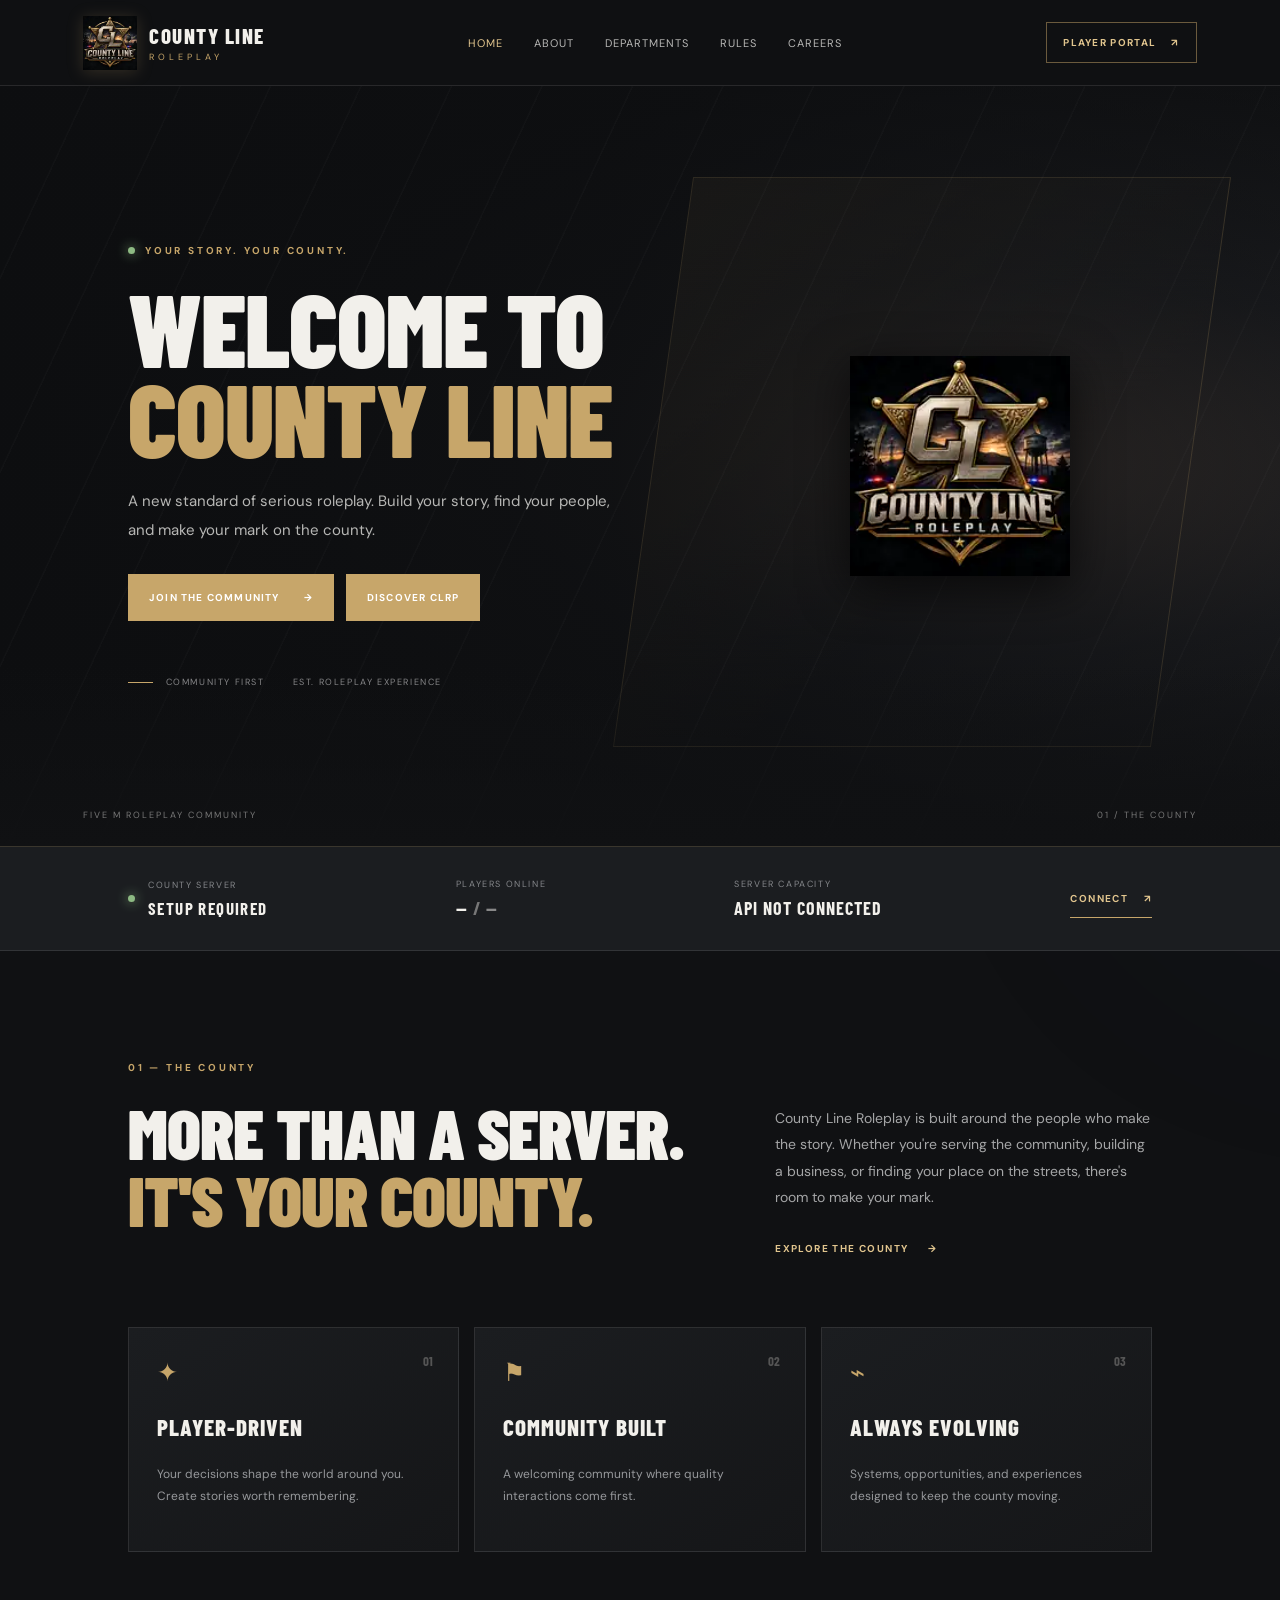
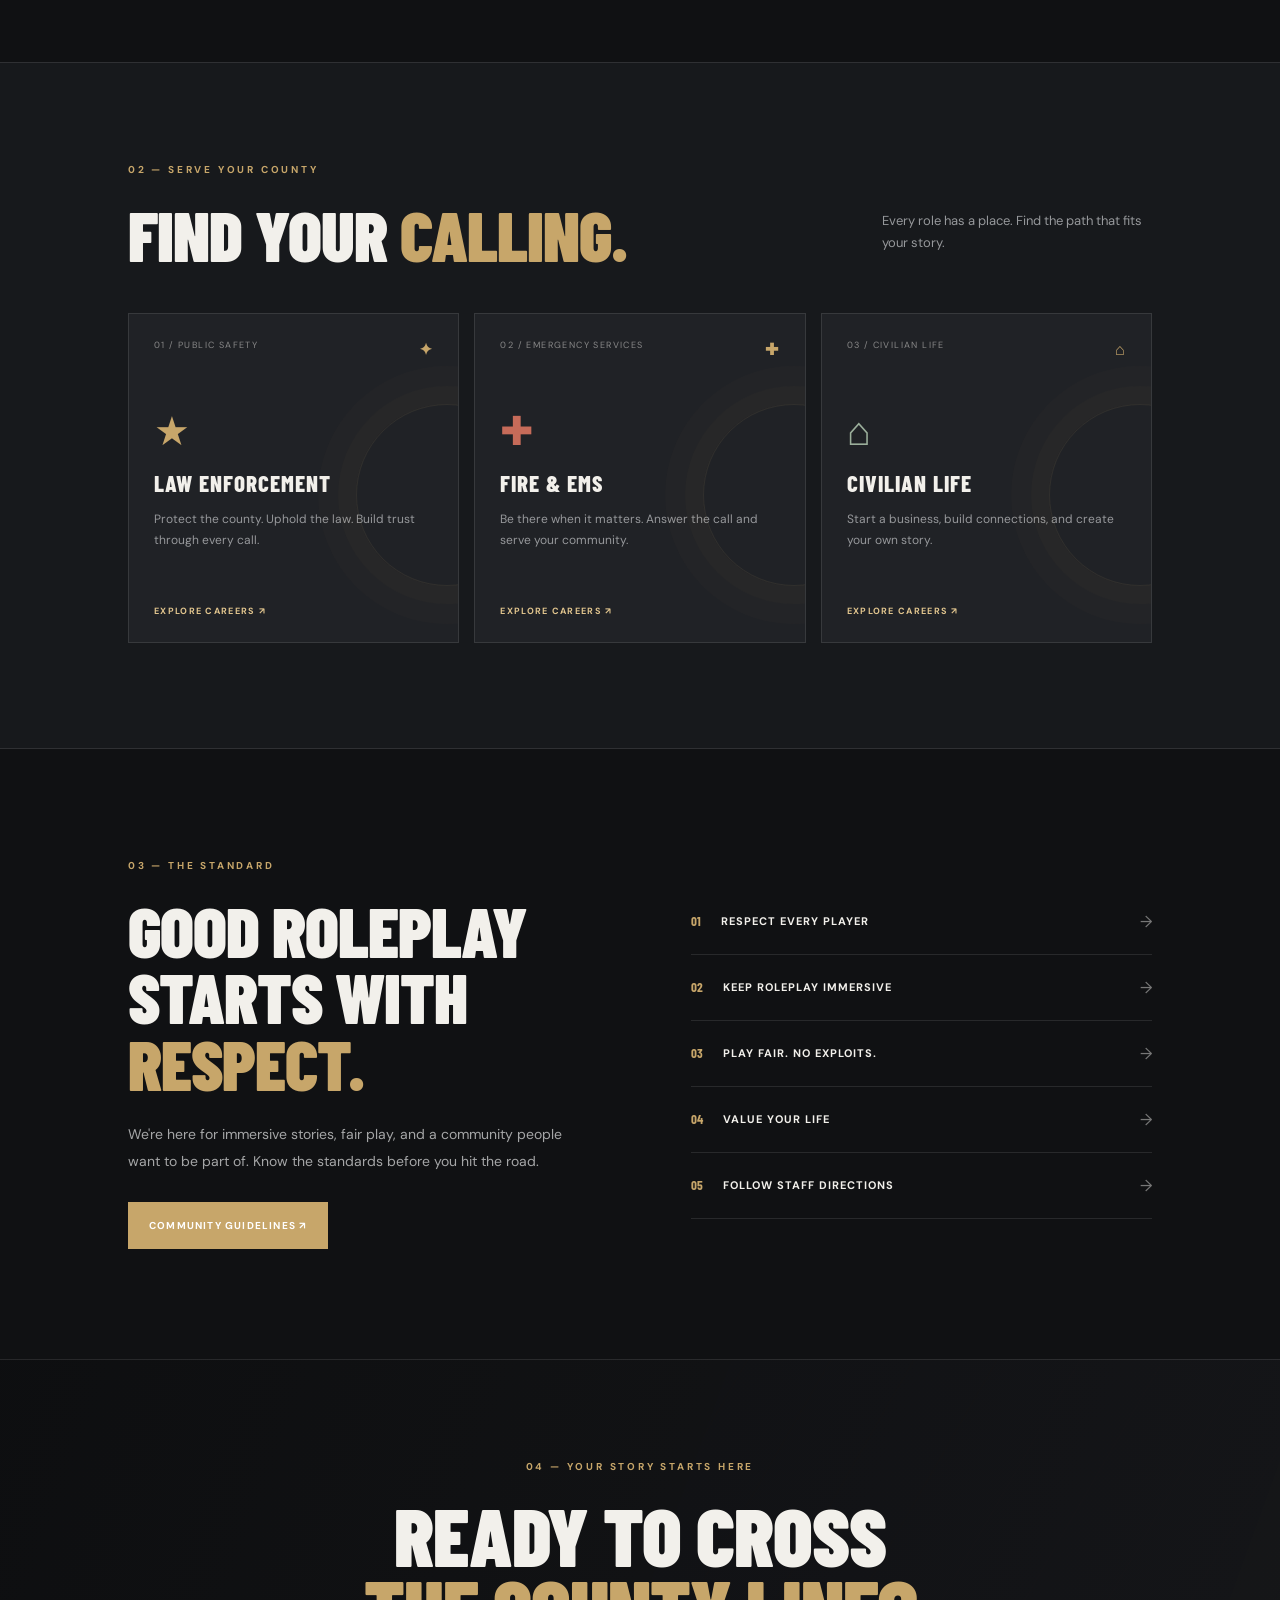
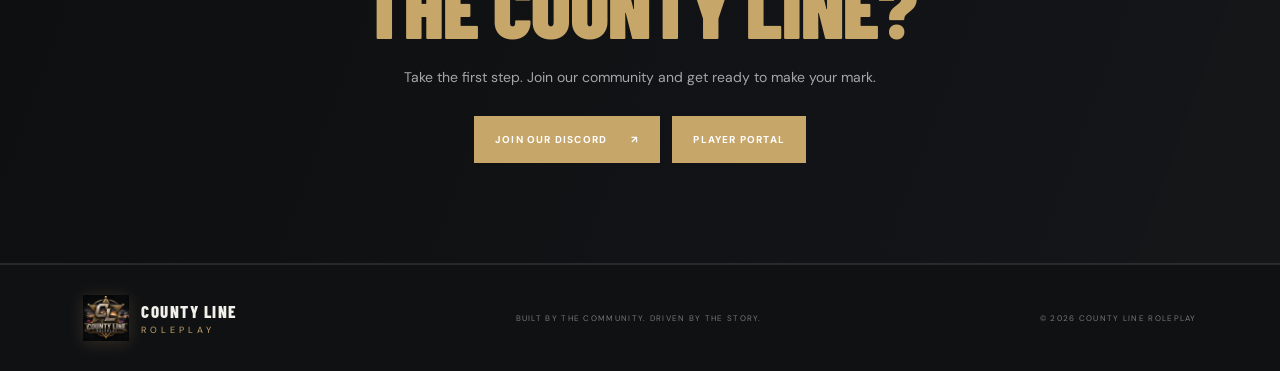
<file: index.html>
<!doctype html>
<html lang="en">
<head>
  <meta charset="utf-8">
  <meta name="viewport" content="width=device-width, initial-scale=1">
  <meta name="theme-color" content="#101113">
  <meta name="description" content="County Line Roleplay — a community-driven FiveM roleplay experience.">
  <title>County Line Roleplay | FiveM Community</title>
  <link rel="preconnect" href="https://fonts.googleapis.com">
  <link rel="preconnect" href="https://fonts.gstatic.com" crossorigin>
  <link href="https://fonts.googleapis.com/css2?family=Barlow+Condensed:wght@500;600;700;800;900&family=DM+Sans:wght@400;500;600;700&display=swap" rel="stylesheet">
  <link rel="stylesheet" href="assets/css/style.css">
  <script src="config.js"></script>
  <script src="assets/js/app.js" defer></script>
</head>
<body>
  <div class="ambient ambient-red"></div><div class="ambient ambient-blue"></div>
  <header class="site-header">
    <a class="brand" href="#home" aria-label="County Line Roleplay home">
      <img class="brand-logo" src="assets/images/clrp-logo.webp" alt="County Line Roleplay logo">
      <span class="brand-copy"><strong>COUNTY LINE</strong><small>ROLEPLAY</small></span>
    </a>
    <button class="menu-toggle" id="menuToggle" aria-label="Toggle navigation" aria-expanded="false"><span></span><span></span><span></span></button>
    <nav class="main-nav" id="mainNav">
      <a class="active" href="#home">Home</a><a href="#about">About</a><a href="#departments">Departments</a><a href="#rules">Rules</a><a href="careers.html">Careers</a>
    </nav>
    <a class="header-portal" href="portal.html">PLAYER PORTAL <span>↗</span></a>
  </header>

  <main>
    <section class="hero" id="home">
      <div class="hero-grid"></div>
      <div class="hero-content">
        <div class="eyebrow"><span class="pulse-dot"></span> YOUR STORY. YOUR COUNTY.</div>
        <h1>WELCOME TO<br><em>COUNTY LINE</em></h1>
        <p class="hero-lead">A new standard of serious roleplay. Build your story, find your people, and make your mark on the county.</p>
        <div class="hero-actions"><a class="btn btn-gold" href="#applications">JOIN THE COMMUNITY <span>→</span></a><a class="btn btn-outline" href="#about">DISCOVER CLRP</a></div>
        <div class="hero-meta"><span><b class="meta-line"></b> COMMUNITY FIRST</span><span>EST. ROLEPLAY EXPERIENCE</span></div>
      </div>
      <img class="hero-logo" src="assets/images/clrp-logo.webp" alt="County Line Roleplay official badge logo">
      <div class="hero-bottom"><span>FIVE M ROLEPLAY COMMUNITY</span><span>01 / THE COUNTY</span></div>
    </section>

    <section class="status-strip" aria-label="Server status">
      <div class="status-heading"><span class="status-light" id="statusLight"></span><div><small>COUNTY SERVER</small><strong id="serverStatus">CONNECTING</strong></div></div>
      <div class="status-stat"><small>PLAYERS ONLINE</small><strong id="playerCount">— <i>/</i> <span id="playerMax">—</span></strong></div>
      <div class="status-stat"><small>SERVER CAPACITY</small><strong id="capacity">AWAITING DATA</strong></div>
      <a class="status-connect" id="connectLink" href="#" aria-label="Connect to County Line Roleplay">CONNECT <span>↗</span></a>
    </section>

    <section class="section intro-section" id="about">
      <div class="section-kicker">01 — THE COUNTY</div>
      <div class="intro-layout"><div><h2>MORE THAN A SERVER.<br><em>IT'S YOUR COUNTY.</em></h2></div><div class="intro-copy"><p>County Line Roleplay is built around the people who make the story. Whether you're serving the community, building a business, or finding your place on the streets, there's room to make your mark.</p><a class="text-link" href="#departments">EXPLORE THE COUNTY <span>→</span></a></div></div>
      <div class="feature-grid"><article class="feature-card"><span class="feature-number">01</span><div class="feature-icon">✦</div><h3>PLAYER-DRIVEN</h3><p>Your decisions shape the world around you. Create stories worth remembering.</p></article><article class="feature-card"><span class="feature-number">02</span><div class="feature-icon">⚑</div><h3>COMMUNITY BUILT</h3><p>A welcoming community where quality interactions come first.</p></article><article class="feature-card"><span class="feature-number">03</span><div class="feature-icon">⌁</div><h3>ALWAYS EVOLVING</h3><p>Systems, opportunities, and experiences designed to keep the county moving.</p></article></div>
    </section>

    <section class="departments-section" id="departments"><div class="section section-inner"><div class="section-kicker">02 — SERVE YOUR COUNTY</div><div class="section-heading"><h2>FIND YOUR <em>CALLING.</em></h2><p>Every role has a place. Find the path that fits your story.</p></div>
      <div class="department-grid"><article class="department-card dept-law"><div class="dept-top"><span>01 / PUBLIC SAFETY</span><b>✦</b></div><div class="dept-symbol">★</div><h3>LAW ENFORCEMENT</h3><p>Protect the county. Uphold the law. Build trust through every call.</p><a href="careers.html?department=leo">EXPLORE CAREERS ↗</a></article><article class="department-card dept-fire"><div class="dept-top"><span>02 / EMERGENCY SERVICES</span><b>✚</b></div><div class="dept-symbol">✚</div><h3>FIRE & EMS</h3><p>Be there when it matters. Answer the call and serve your community.</p><a href="careers.html?department=ems">EXPLORE CAREERS ↗</a></article><article class="department-card dept-civ"><div class="dept-top"><span>03 / CIVILIAN LIFE</span><b>⌂</b></div><div class="dept-symbol">⌂</div><h3>CIVILIAN LIFE</h3><p>Start a business, build connections, and create your own story.</p><a href="careers.html?department=civilian">EXPLORE CAREERS ↗</a></article></div>
    </div></section>

    <section class="section rules-section" id="rules"><div class="rules-copy"><div class="section-kicker">03 — THE STANDARD</div><h2>GOOD ROLEPLAY<br>STARTS WITH <em>RESPECT.</em></h2><p>We're here for immersive stories, fair play, and a community people want to be part of. Know the standards before you hit the road.</p><a class="btn btn-outline" href="#applications">COMMUNITY GUIDELINES ↗</a></div><div class="rules-list"><div><span>01</span><b>RESPECT EVERY PLAYER</b><i>→</i></div><div><span>02</span><b>KEEP ROLEPLAY IMMERSIVE</b><i>→</i></div><div><span>03</span><b>PLAY FAIR. NO EXPLOITS.</b><i>→</i></div><div><span>04</span><b>VALUE YOUR LIFE</b><i>→</i></div><div><span>05</span><b>FOLLOW STAFF DIRECTIONS</b><i>→</i></div></div></section>

    <section class="applications-section" id="applications"><div class="applications-inner"><div class="section-kicker">04 — YOUR STORY STARTS HERE</div><h2>READY TO CROSS<br><em>THE COUNTY LINE?</em></h2><p>Take the first step. Join our community and get ready to make your mark.</p><div class="hero-actions"><a class="btn btn-gold" id="discordLink" href="#" target="_blank" rel="noopener">JOIN OUR DISCORD <span>↗</span></a><a class="btn btn-outline" href="portal.html">PLAYER PORTAL</a></div></div></section>


  </main>

  <footer class="site-footer"><a class="brand footer-brand" href="#home"><img class="brand-logo footer-logo" src="assets/images/clrp-logo.webp" alt="County Line Roleplay logo"><span class="brand-copy"><strong>COUNTY LINE</strong><small>ROLEPLAY</small></span></a><span>BUILT BY THE COMMUNITY. DRIVEN BY THE STORY.</span><span>© <span id="year"></span> COUNTY LINE ROLEPLAY</span></footer>
</body>
</html>
</file>
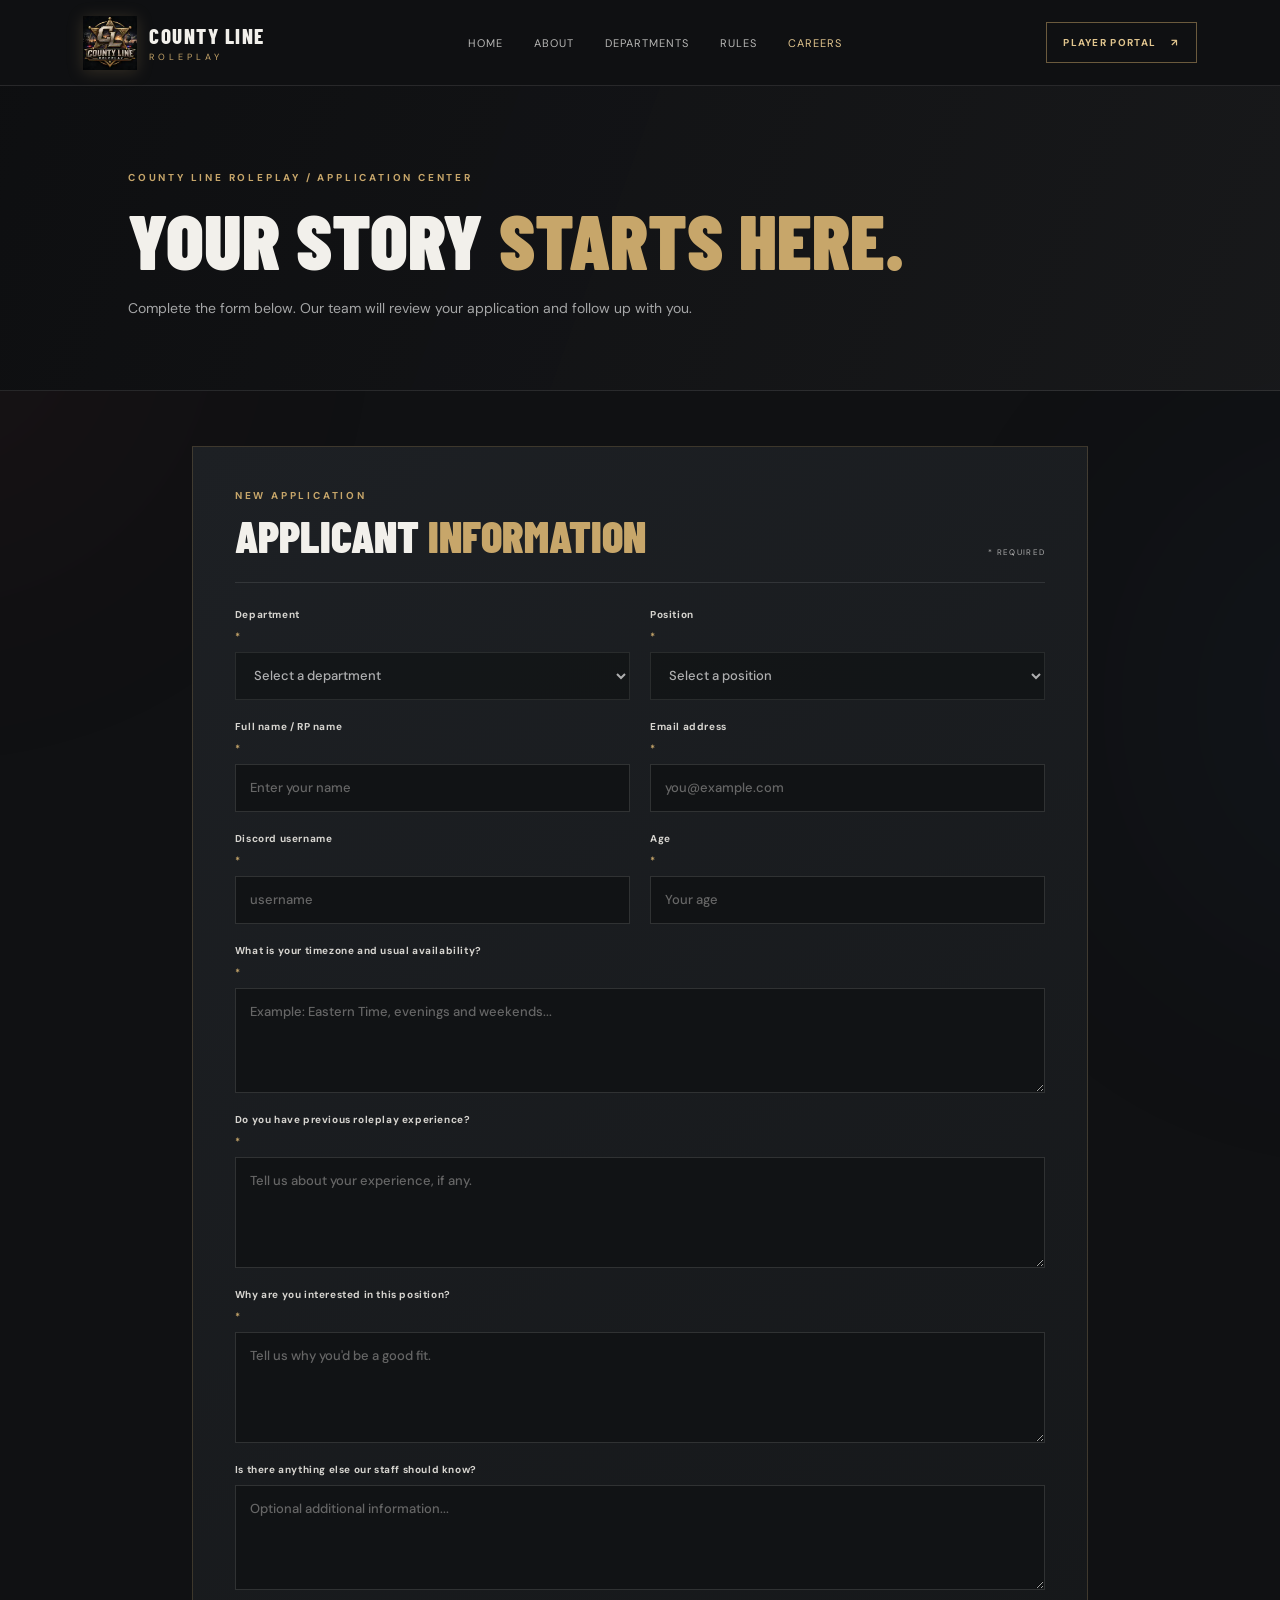
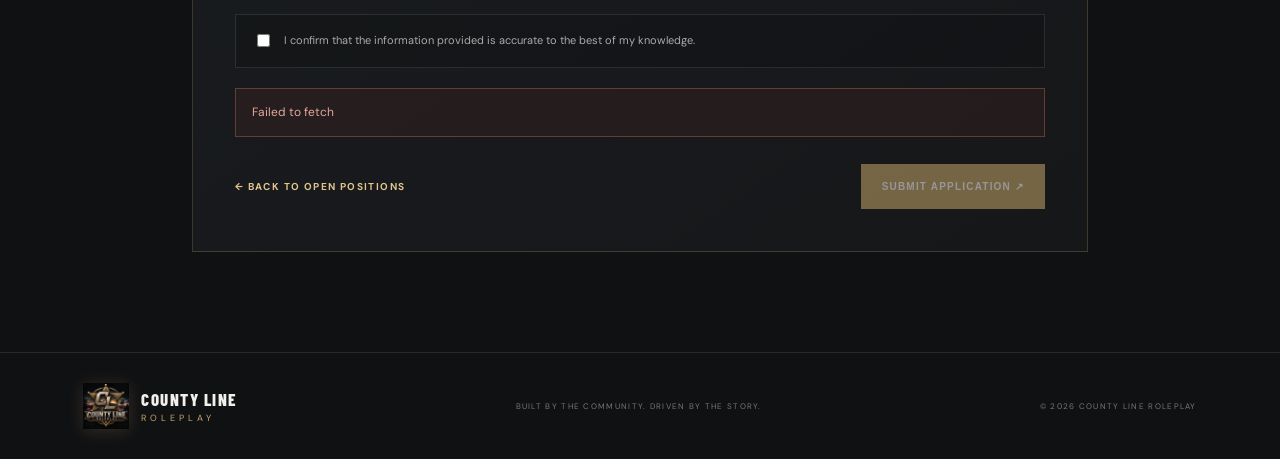
<file: application.html>
<!doctype html>
<html lang="en">
<head>
  <meta charset="utf-8"><meta name="viewport" content="width=device-width, initial-scale=1">
  <meta name="theme-color" content="#101113">
  <meta name="description" content="Apply to join County Line Roleplay.">
  <title>Roleplay Application | County Line Roleplay</title>
  <link rel="preconnect" href="https://fonts.googleapis.com"><link rel="preconnect" href="https://fonts.gstatic.com" crossorigin>
  <link href="https://fonts.googleapis.com/css2?family=Barlow+Condensed:wght@500;600;700;800;900&family=DM+Sans:wght@400;500;600;700&display=swap" rel="stylesheet">
  <link rel="stylesheet" href="assets/css/style.css">
  <script src="config.js"></script><script src="assets/js/app.js" defer></script><script src="assets/js/application.js" defer></script>
</head>
<body>
  <div class="ambient ambient-red"></div><div class="ambient ambient-blue"></div>
  <header class="site-header">
    <a class="brand" href="index.html" aria-label="County Line Roleplay home"><img class="brand-logo" src="assets/images/clrp-logo.webp" alt="County Line Roleplay logo"><span class="brand-copy"><strong>COUNTY LINE</strong><small>ROLEPLAY</small></span></a>
    <button class="menu-toggle" id="menuToggle" aria-label="Toggle navigation" aria-expanded="false"><span></span><span></span><span></span></button>
    <nav class="main-nav" id="mainNav"><a href="index.html">Home</a><a href="index.html#about">About</a><a href="index.html#departments">Departments</a><a href="index.html#rules">Rules</a><a class="active" href="careers.html">Careers</a></nav>
    <a class="header-portal" href="portal.html">PLAYER PORTAL <span>↗</span></a>
  </header>
  <main class="application-page">
    <section class="application-hero"><div class="section-kicker">COUNTY LINE ROLEPLAY / APPLICATION CENTER</div><h1>YOUR STORY <em>STARTS HERE.</em></h1><p>Complete the form below. Our team will review your application and follow up with you.</p></section>
    <section class="application-wrap">
      <form id="applicationForm" class="application-form">
        <div class="application-form-heading"><div><div class="section-kicker">NEW APPLICATION</div><h2>APPLICANT <em>INFORMATION</em></h2></div><span class="required-note">* REQUIRED</span></div>
        <div class="application-grid">
          <label>Department <span>*</span><select id="department" name="department" required><option value="">Select a department</option><option value="leo">Law Enforcement</option><option value="ems">Fire & EMS</option><option value="civilian">Civilian</option></select></label>
          <label>Position <span>*</span><select id="position" name="position" required><option value="">Select a position</option></select></label>
          <label>Full name / RP name <span>*</span><input name="applicantName" required maxlength="100" placeholder="Enter your name"></label>
          <label>Email address <span>*</span><input type="email" name="email" required maxlength="160" placeholder="you@example.com"></label>
          <label>Discord username <span>*</span><input name="discord" required maxlength="80" placeholder="username"></label>
          <label>Age <span>*</span><input type="number" name="age" required min="13" max="99" placeholder="Your age"></label>
          <label class="full">What is your timezone and usual availability? <span>*</span><textarea name="availability" required rows="3" maxlength="1500" placeholder="Example: Eastern Time, evenings and weekends..."></textarea></label>
          <label class="full">Do you have previous roleplay experience? <span>*</span><textarea name="experience" required rows="4" maxlength="2500" placeholder="Tell us about your experience, if any."></textarea></label>
          <label class="full">Why are you interested in this position? <span>*</span><textarea name="motivation" required rows="4" maxlength="2500" placeholder="Tell us why you'd be a good fit."></textarea></label>
          <label class="full">Is there anything else our staff should know? <textarea name="additional" rows="3" maxlength="2000" placeholder="Optional additional information..."></textarea></label>
        </div>
        <div class="application-consent"><label class="check-label"><input type="checkbox" name="truthful" required><span>I confirm that the information provided is accurate to the best of my knowledge.</span></label></div>
        <div id="applicationMessage" class="application-message" role="status" aria-live="polite"></div>
        <div class="application-actions"><a class="text-link" href="careers.html">← BACK TO OPEN POSITIONS</a><button class="btn btn-gold" type="submit" id="submitApplication">SUBMIT APPLICATION ↗</button></div>
      </form>
    </section>
  </main>
  <footer class="site-footer"><a class="brand footer-brand" href="index.html"><img class="brand-logo footer-logo" src="assets/images/clrp-logo.webp" alt="County Line Roleplay logo"><span class="brand-copy"><strong>COUNTY LINE</strong><small>ROLEPLAY</small></span></a><span>BUILT BY THE COMMUNITY. DRIVEN BY THE STORY.</span><span>© <span id="year"></span> COUNTY LINE ROLEPLAY</span></footer>
</body></html>
</file>
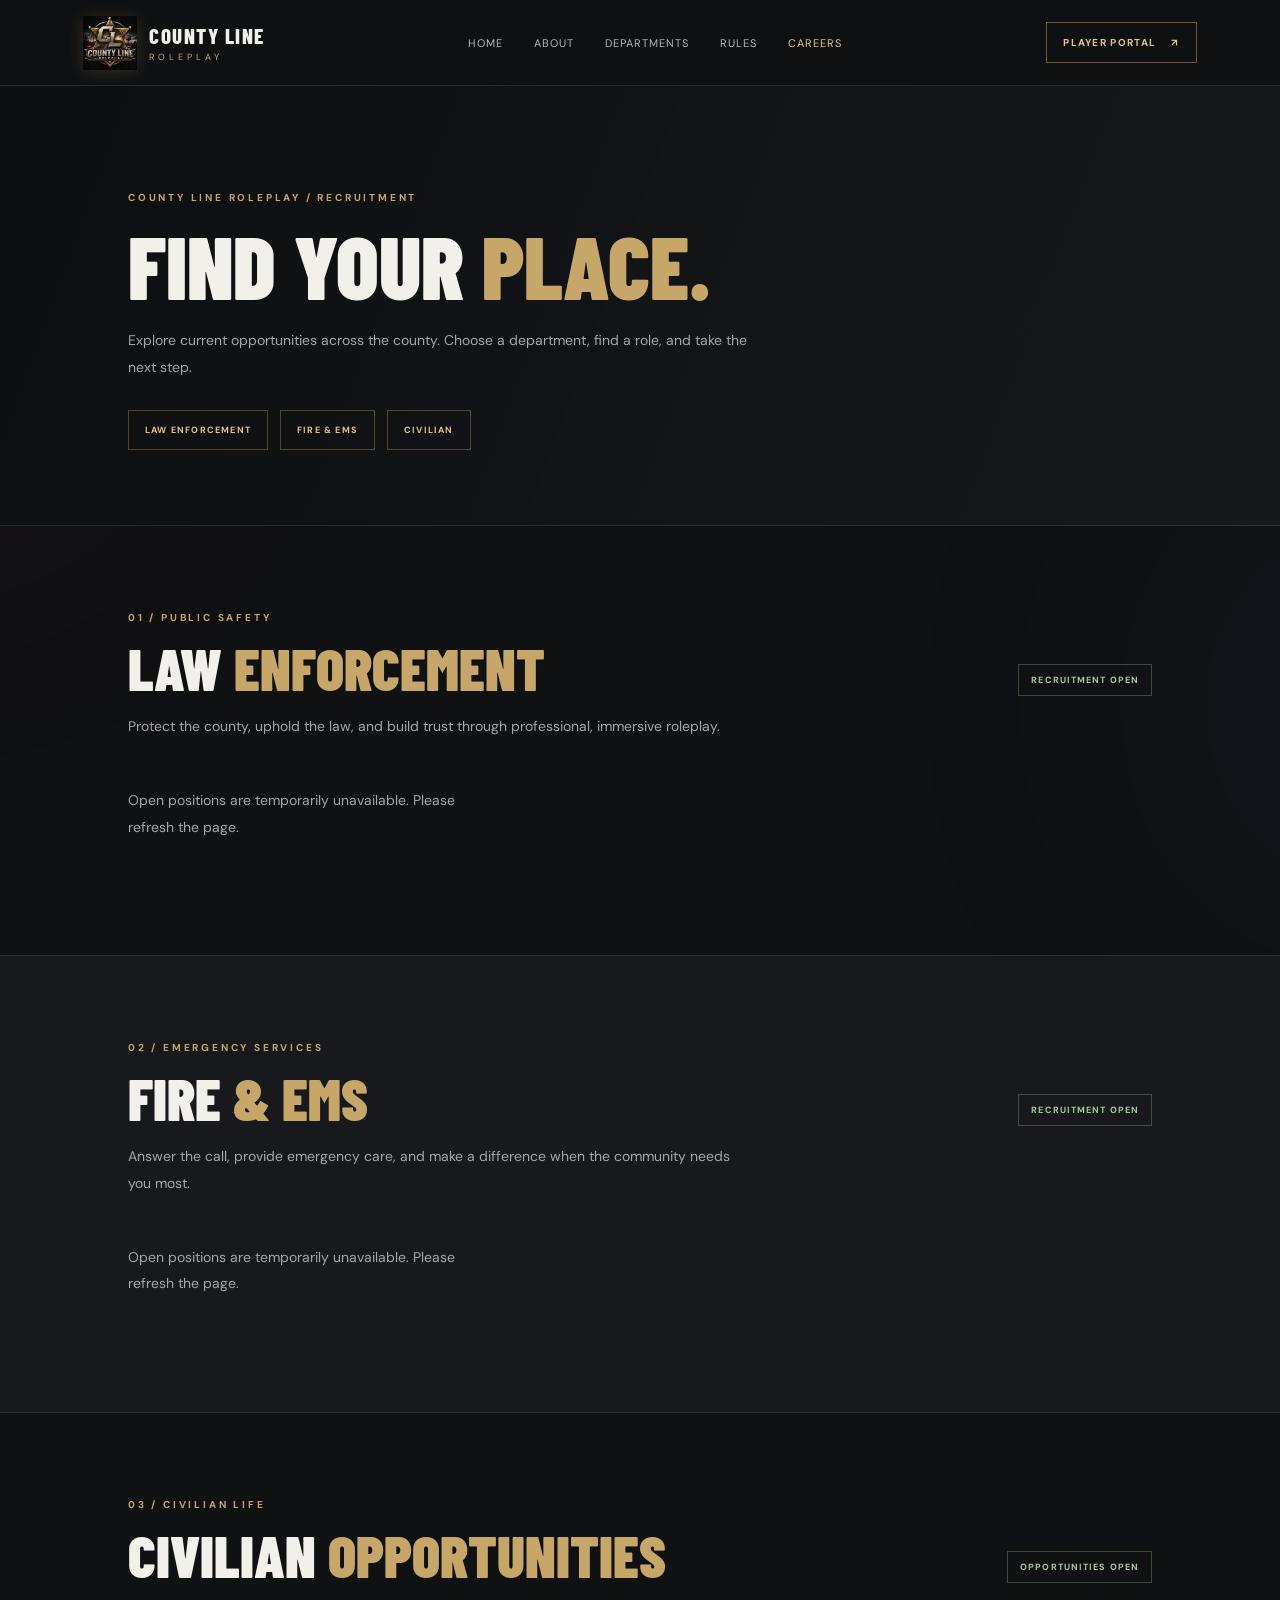
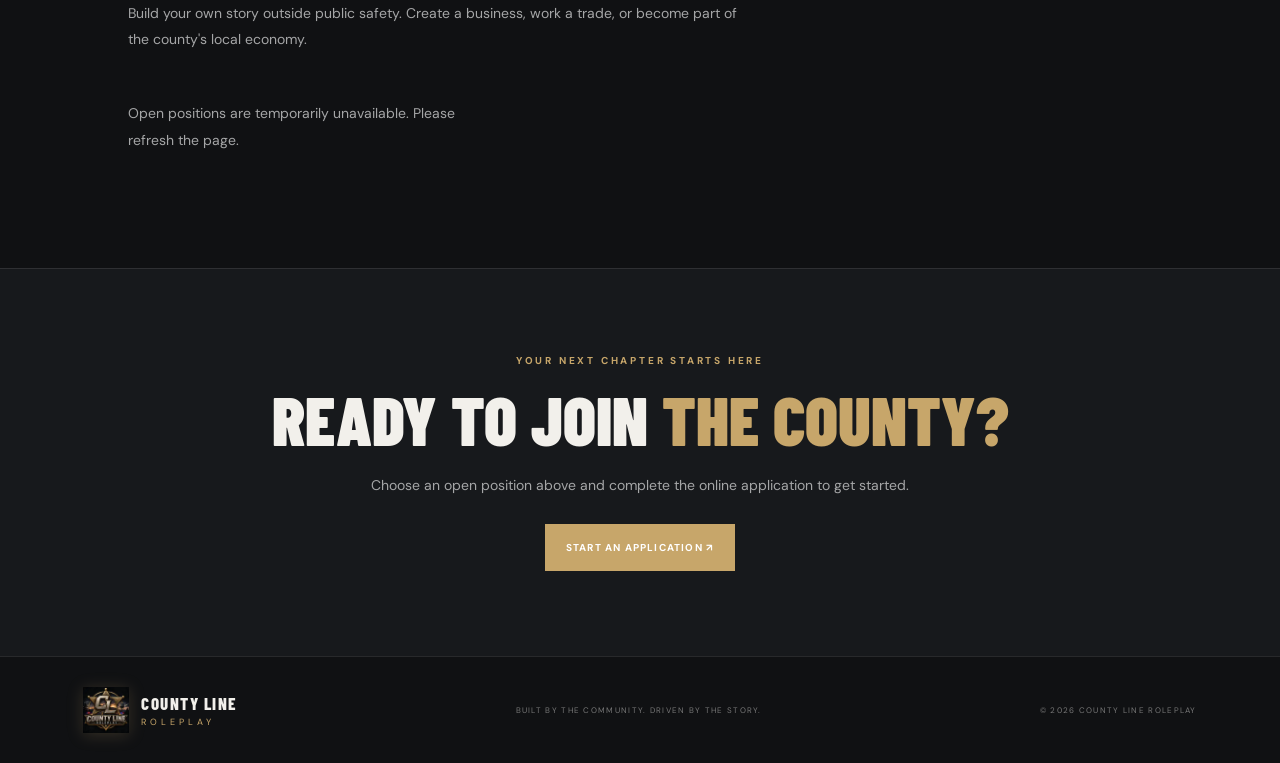
<file: careers.html>
<!doctype html>
<html lang="en">
<head>
  <meta charset="utf-8">
  <meta name="viewport" content="width=device-width, initial-scale=1">
  <meta name="theme-color" content="#101113">
  <meta name="description" content="Explore open career positions at County Line Roleplay.">
  <title>Open Positions | County Line Roleplay</title>
  <link rel="preconnect" href="https://fonts.googleapis.com">
  <link rel="preconnect" href="https://fonts.gstatic.com" crossorigin>
  <link href="https://fonts.googleapis.com/css2?family=Barlow+Condensed:wght@500;600;700;800;900&family=DM+Sans:wght@400;500;600;700&display=swap" rel="stylesheet">
  <link rel="stylesheet" href="assets/css/style.css">
  <script src="config.js"></script>
  <script src="assets/js/app.js" defer></script>
  <script src="assets/js/careers.js" defer></script>
</head>
<body>
  <div class="ambient ambient-red"></div><div class="ambient ambient-blue"></div>
  <header class="site-header">
    <a class="brand" href="index.html" aria-label="County Line Roleplay home">
      <img class="brand-logo" src="assets/images/clrp-logo.webp" alt="County Line Roleplay logo">
      <span class="brand-copy"><strong>COUNTY LINE</strong><small>ROLEPLAY</small></span>
    </a>
    <button class="menu-toggle" id="menuToggle" aria-label="Toggle navigation" aria-expanded="false"><span></span><span></span><span></span></button>
    <nav class="main-nav" id="mainNav">
      <a href="index.html">Home</a><a href="index.html#about">About</a><a href="index.html#departments">Departments</a><a href="index.html#rules">Rules</a><a class="active" href="careers.html">Careers</a>
    </nav>
    <a class="header-portal" href="portal.html">PLAYER PORTAL <span>↗</span></a>
  </header>
  <main>
    <section class="careers-hero">
      <div class="section-kicker">COUNTY LINE ROLEPLAY / RECRUITMENT</div>
      <h1>FIND YOUR <em>PLACE.</em></h1>
      <p>Explore current opportunities across the county. Choose a department, find a role, and take the next step.</p>
      <div class="career-shortcuts"><a href="#leo">LAW ENFORCEMENT</a><a href="#ems">FIRE & EMS</a><a href="#civilian">CIVILIAN</a></div>
    </section>
    <section class="career-department" id="leo">
      <div class="career-heading"><div><div class="section-kicker">01 / PUBLIC SAFETY</div><h2>LAW <em>ENFORCEMENT</em></h2></div><span class="opening-count">RECRUITMENT OPEN</span></div>
      <p class="career-intro">Protect the county, uphold the law, and build trust through professional, immersive roleplay.</p>
      <div class="career-positions">
        <article class="position-card"><div><span class="position-type">ENTRY LEVEL</span><h3>Patrol Deputy</h3><p>Respond to calls, patrol county roads, and serve the community as a member of the Sheriff's Office.</p></div><a class="btn btn-outline apply-link" href="application.html?department=leo&position=Patrol%20Deputy">APPLY NOW ↗</a></article>
        <article class="position-card"><div><span class="position-type">ENTRY LEVEL</span><h3>State Trooper</h3><p>Enforce traffic and state laws while keeping highways and surrounding communities safe.</p></div><a class="btn btn-outline apply-link" href="application.html?department=leo&position=State%20Trooper">APPLY NOW ↗</a></article>
        <article class="position-card"><div><span class="position-type">LEADERSHIP</span><h3>Field Training Officer</h3><p>Help guide new officers, reinforce department standards, and support quality patrol operations.</p></div><a class="btn btn-outline apply-link" href="application.html?department=leo&position=Field%20Training%20Officer">APPLY NOW ↗</a></article>
      </div>
    </section>
    <section class="career-department career-alt" id="ems">
      <div class="career-heading"><div><div class="section-kicker">02 / EMERGENCY SERVICES</div><h2>FIRE <em>& EMS</em></h2></div><span class="opening-count">RECRUITMENT OPEN</span></div>
      <p class="career-intro">Answer the call, provide emergency care, and make a difference when the community needs you most.</p>
      <div class="career-positions">
        <article class="position-card"><div><span class="position-type">ENTRY LEVEL</span><h3>Firefighter / EMT</h3><p>Respond to medical calls, fires, and emergencies while supporting the department in the field.</p></div><a class="btn btn-outline apply-link" href="application.html?department=ems&position=Firefighter%20%2F%20EMT">APPLY NOW ↗</a></article>
        <article class="position-card"><div><span class="position-type">ADVANCED</span><h3>Paramedic</h3><p>Deliver advanced pre-hospital care and coordinate patient treatment during emergency incidents.</p></div><a class="btn btn-outline apply-link" href="application.html?department=ems&position=Paramedic">APPLY NOW ↗</a></article>
        <article class="position-card"><div><span class="position-type">LEADERSHIP</span><h3>Fire / EMS Supervisor</h3><p>Support crews, coordinate scene response, and help maintain department readiness.</p></div><a class="btn btn-outline apply-link" href="application.html?department=ems&position=Fire%20%2F%20EMS%20Supervisor">APPLY NOW ↗</a></article>
      </div>
    </section>
    <section class="career-department" id="civilian">
      <div class="career-heading"><div><div class="section-kicker">03 / CIVILIAN LIFE</div><h2>CIVILIAN <em>OPPORTUNITIES</em></h2></div><span class="opening-count">OPPORTUNITIES OPEN</span></div>
      <p class="career-intro">Build your own story outside public safety. Create a business, work a trade, or become part of the county's local economy.</p>
      <div class="career-positions">
        <article class="position-card"><div><span class="position-type">BUSINESS</span><h3>Business Owner</h3><p>Bring a business to life, create jobs, and help shape the county's local economy.</p></div><a class="btn btn-outline apply-link" href="application.html?department=civilian&position=Business%20Owner">APPLY NOW ↗</a></article>
        <article class="position-card"><div><span class="position-type">TRADE</span><h3>Mechanic</h3><p>Keep the county moving by repairing, servicing, and customizing vehicles.</p></div><a class="btn btn-outline apply-link" href="application.html?department=civilian&position=Mechanic">APPLY NOW ↗</a></article>
        <article class="position-card"><div><span class="position-type">COMMUNITY</span><h3>Civilian Roleplayer</h3><p>Develop your character, find your place in the community, and create memorable stories.</p></div><a class="btn btn-outline apply-link" href="application.html?department=civilian&position=Civilian%20Roleplayer">GET STARTED ↗</a></article>
      </div>
    </section>
    <section class="career-cta"><div class="section-kicker">YOUR NEXT CHAPTER STARTS HERE</div><h2>READY TO JOIN <em>THE COUNTY?</em></h2><p>Choose an open position above and complete the online application to get started.</p><a class="btn btn-gold" href="application.html">START AN APPLICATION ↗</a></section>
  </main>
  <footer class="site-footer"><a class="brand footer-brand" href="index.html"><img class="brand-logo footer-logo" src="assets/images/clrp-logo.webp" alt="County Line Roleplay logo"><span class="brand-copy"><strong>COUNTY LINE</strong><small>ROLEPLAY</small></span></a><span>BUILT BY THE COMMUNITY. DRIVEN BY THE STORY.</span><span>© <span id="year"></span> COUNTY LINE ROLEPLAY</span></footer>
</body>
</html>
</file>
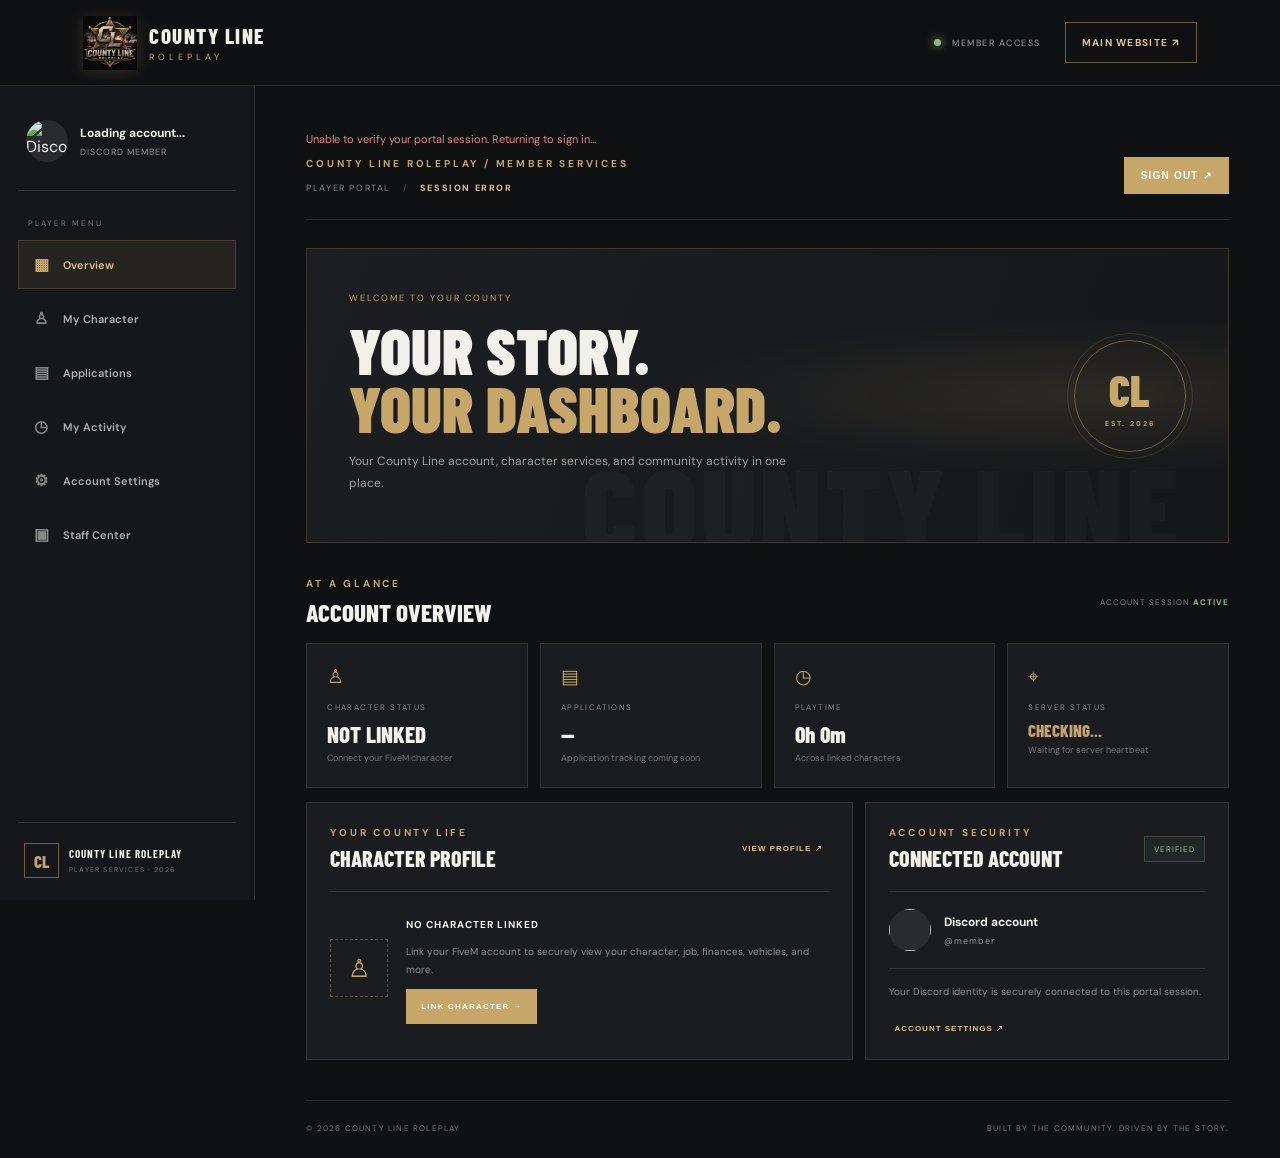
<file: dashboard.html>
<!doctype html>
<html lang="en"><head>
<meta charset="utf-8"><meta name="viewport" content="width=device-width,initial-scale=1"><meta name="theme-color" content="#101113">
<title>Player Dashboard | County Line Roleplay</title>
<link rel="preconnect" href="https://fonts.googleapis.com"><link rel="preconnect" href="https://fonts.gstatic.com" crossorigin>
<link href="https://fonts.googleapis.com/css2?family=Barlow+Condensed:wght@500;600;700;800;900&family=DM+Sans:wght@400;500;600;700&display=swap" rel="stylesheet">
<link rel="stylesheet" href="assets/css/style.css"><link rel="stylesheet" href="assets/css/portal.css">
<script src="config.js"></script><script src="assets/js/dashboard.js" defer></script></head>
<body class="portal-page dashboard-page">
<header class="site-header"><a class="brand" href="index.html"><img class="brand-logo" src="assets/images/clrp-logo.webp" alt="County Line Roleplay"><span class="brand-copy"><strong>COUNTY LINE</strong><small>ROLEPLAY</small></span></a><div class="dash-header-right"><span class="portal-secure"><i></i> MEMBER ACCESS</span><a class="header-portal" href="index.html">MAIN WEBSITE ↗</a></div></header>
<main class="dash-shell">
<aside class="dash-sidebar">
<div class="dash-profile"><img id="discordAvatar" alt="Discord avatar"><div><strong id="discordName">Loading account...</strong><small id="discordTag">DISCORD MEMBER</small></div></div>
<div class="dash-nav-label">PLAYER MENU</div>
<nav class="dash-nav" aria-label="Player dashboard">
<button class="active" data-view="overview"><span>▦</span> Overview</button>
<button data-view="character"><span>♙</span> My Character</button>
<button data-view="applications"><span>▤</span> Applications</button>
<button data-view="activity"><span>◷</span> My Activity</button>
<button data-view="settings"><span>⚙</span> Account Settings</button>
<button data-view="staff" id="staffNav" hidden><span>▣</span> Staff Center</button>
</nav>
<div class="dash-sidebar-bottom"><div class="county-mini-mark">CL</div><div><b>COUNTY LINE ROLEPLAY</b><small>PLAYER SERVICES · 2026</small></div></div>
</aside>
<section class="dash-content">
<div class="dash-topline"><div><div class="section-kicker">COUNTY LINE ROLEPLAY / MEMBER SERVICES</div><div class="dash-breadcrumb">PLAYER PORTAL <span>/</span> <b id="viewCrumb">OVERVIEW</b></div></div><button class="btn btn-outline dash-signout" id="signOut">SIGN OUT ↗</button></div>
<div class="dash-view active" id="view-overview">
<div class="dash-welcome"><div><span class="welcome-label">WELCOME TO YOUR COUNTY</span><h1>YOUR STORY.<br><em>YOUR DASHBOARD.</em></h1><p>Your County Line account, character services, and community activity in one place.</p></div><div class="welcome-seal">CL<small>EST. 2026</small></div></div>
<div class="dash-section-title"><div><span class="section-kicker">AT A GLANCE</span><h2>ACCOUNT OVERVIEW</h2></div><span class="last-updated">ACCOUNT SESSION <b>ACTIVE</b></span></div>
<div class="dash-stat-grid">
<article class="dash-stat"><span class="stat-icon">♙</span><small>CHARACTER STATUS</small><strong id="characterStatus">NOT LINKED</strong><span>Connect your FiveM character</span></article>
<article class="dash-stat"><span class="stat-icon">▤</span><small>APPLICATIONS</small><strong>—</strong><span>Application tracking coming soon</span></article>
<article class="dash-stat"><span class="stat-icon">◷</span><small>PLAYTIME</small><strong id="overviewPlaytime">0h 0m</strong><span>Across linked characters</span></article>
<article class="dash-stat"><span class="stat-icon">⌖</span><small>SERVER STATUS</small><strong id="serverStatusValue" class="stat-muted">CHECKING...</strong><span id="serverStatusDetail">Waiting for server heartbeat</span></article>
</div>
<div class="dash-overview-grid">
<article class="dash-panel"><div class="panel-heading"><div><span class="section-kicker">YOUR COUNTY LIFE</span><h3>CHARACTER PROFILE</h3></div><button class="panel-link" data-go="character">VIEW PROFILE ↗</button></div><div class="character-empty"><div class="empty-emblem">♙</div><div><b id="overviewCharacterTitle">NO CHARACTER LINKED</b><p id="overviewCharacterSummary">Link your FiveM account to securely view your character, job, finances, vehicles, and more.</p><button class="btn btn-gold" data-go="character">LINK CHARACTER →</button></div></div></article>
<article class="dash-panel"><div class="panel-heading"><div><span class="section-kicker">ACCOUNT SECURITY</span><h3>CONNECTED ACCOUNT</h3></div><span class="secure-chip">VERIFIED</span></div><div class="connected-account"><img id="overviewAvatar" alt=""><div><b id="overviewName">Discord account</b><small id="overviewTag">@member</small></div></div><p class="panel-muted">Your Discord identity is securely connected to this portal session.</p><button class="panel-link" data-go="settings">ACCOUNT SETTINGS ↗</button></article>
</div>
</div>
<div class="dash-view" id="view-character"><div class="view-heading"><span class="section-kicker">PLAYER SERVICES / IDENTITY</span><h1>MY <em>CHARACTERS.</em></h1><p>Link each of your FiveM characters and view their live server information. Character data refreshes automatically while you are online.</p></div><div class="dash-panel character-link-panel"><div class="panel-heading"><div><span class="section-kicker">SECURE CHARACTER LINKING</span><h3>CONNECT A CHARACTER</h3></div><span class="secure-chip">DISCORD VERIFIED</span></div><p class="panel-muted">Generate a one-time code, then enter it in-game using /linkportal CODE while playing the character you want to connect. Generate a separate code for each character.</p><button class="btn btn-gold" id="startLink">GENERATE LINKING CODE →</button><div id="linkCodeBox" class="link-code-box" hidden><span>YOUR ONE-TIME CODE</span><strong id="linkCode">--------</strong><small id="linkExpiry">Expires in 10 minutes</small></div><small id="linkNote" class="link-note" aria-live="polite">Each code can only be used once and expires after 10 minutes.</small></div><div class="character-list-heading"><div><span class="section-kicker">LINKED TO YOUR ACCOUNT</span><h2>YOUR CHARACTERS</h2></div><span id="characterRefreshStatus">WAITING FOR DATA</span></div><div id="characterList" class="character-list"><div class="dash-panel character-list-empty"><b>NO LINKED CHARACTERS YET</b><p>Generate a linking code above to connect your first character.</p></div></div></div>
<div class="dash-view" id="view-applications"><div class="view-heading"><span class="section-kicker">PLAYER SERVICES / REQUESTS</span><h1>MY <em>APPLICATIONS.</em></h1><p>Keep track of your whitelist and department applications.</p></div><div class="dash-panel table-panel"><div class="panel-heading"><div><span class="section-kicker">APPLICATION CENTER</span><h3>APPLICATION HISTORY</h3></div><span class="coming-chip">COMING SOON</span></div><div class="empty-table"><span>▤</span><b>NO APPLICATIONS TO DISPLAY</b><p>Application submissions and review statuses will appear here when the application system is connected.</p></div></div></div>
<div class="dash-view" id="view-activity"><div class="view-heading"><span class="section-kicker">PLAYER SERVICES / HISTORY</span><h1>MY <em>ACTIVITY.</em></h1><p>Your recent time and activity across County Line Roleplay.</p></div><div class="dash-stat-grid activity-stats"><article class="dash-stat"><small>TOTAL PLAYTIME</small><strong id="activityPlaytime">0h 0m</strong><span>Across linked characters</span></article><article class="dash-stat"><small>SESSIONS</small><strong id="activitySessions">0</strong><span>Tracked character sessions</span></article><article class="dash-stat"><small>FIRST JOINED</small><strong id="activityFirstJoined">—</strong><span>First tracked character session</span></article></div><div class="dash-panel table-panel"><div class="panel-heading"><div><span class="section-kicker">RECENT HISTORY</span><h3>SERVER SESSIONS</h3></div></div><div class="empty-table"><span>◷</span><b>NO ACTIVITY AVAILABLE</b><p>Once server activity tracking is integrated, your recent sessions will appear here.</p></div></div></div>
<div class="dash-view" id="view-settings"><div class="view-heading"><span class="section-kicker">PLAYER SERVICES / PREFERENCES</span><h1>ACCOUNT <em>SETTINGS.</em></h1><p>Manage the account connected to your County Line player portal.</p></div><div class="dash-panel settings-panel"><div class="panel-heading"><div><span class="section-kicker">DISCORD AUTHENTICATION</span><h3>CONNECTED DISCORD ACCOUNT</h3></div><span class="secure-chip">SECURE SESSION</span></div><div class="connected-account settings-account"><img id="settingsAvatar" alt=""><div><b id="settingsName">Loading...</b><small id="settingsTag">@member</small></div></div><div class="settings-row"><div><b>Sign-in method</b><small>Your Discord account is used to access the player portal.</small></div><strong>DISCORD OAUTH</strong></div><div class="settings-row"><div><b>Character connection</b><small>Connect your QBCore character to unlock player services.</small></div><strong id="settingsCharacter">NOT LINKED</strong></div><div class="settings-row"><div><b>Portal session</b><small>Your current authenticated session.</small></div><strong class="good-text">ACTIVE</strong></div><button class="btn btn-outline" id="settingsSignOut">SIGN OUT OF ALL PORTAL SERVICES ↗</button></div></div>
<div class="dash-view" id="view-staff">
<div class="view-heading"><span class="section-kicker">COUNTY LINE ROLEPLAY / STAFF SERVICES</span><h1>STAFF <em>CENTER.</em></h1><p>Staff tools are unlocked automatically through your current Discord server roles.</p></div>
<div class="staff-toolbar"><div><span class="section-kicker">YOUR ACCESS</span><div id="staffRoleSummary" class="staff-role-summary">Checking Discord permissions...</div></div><span class="secure-chip">LIVE DISCORD CHECK</span></div>
<div class="staff-tabs" id="staffTabs"><button class="active" data-staff-tab="applications">APPLICATION REVIEW</button><button data-staff-tab="roles" id="staffRolesTab" hidden>ROLE DIRECTORY</button><button data-staff-tab="careers" id="staffCareersTab" hidden>CAREERS MANAGEMENT</button><a class="btn btn-outline" id="staffCadTab" href="cad.html" hidden>OPEN CAD / MDT ↗</a></div>
<section class="dash-panel staff-panel" id="staffApplicationsPanel"><div class="panel-heading"><div><span class="section-kicker">HUMAN RESOURCES / ADMINISTRATION</span><h3>APPLICATION QUEUE</h3></div><button class="panel-link" id="refreshStaffApplications">REFRESH ↻</button></div><p class="staff-message" id="applicationsMessage">Loading applications...</p><div id="staffApplications" class="staff-applications"></div></section>
<section class="dash-panel staff-panel" id="staffRolesPanel" hidden><div class="panel-heading"><div><span class="section-kicker">DISCORD INTEGRATION</span><h3>ROLE PERMISSIONS</h3></div><button class="panel-link" id="refreshStaffRoles">REFRESH ↻</button></div><p class="staff-message" id="rolesMessage">Loading role mappings...</p><div id="staffRoles" class="staff-roles"></div></section>
<section class="dash-panel staff-panel" id="staffCareersPanel" hidden>
  <div class="panel-heading"><div><span class="section-kicker">RECRUITMENT / POSITION CONTROL</span><h3>CAREERS MANAGEMENT</h3></div><button class="panel-link" id="refreshStaffCareers">REFRESH ↻</button></div>
  <p class="staff-message" id="careersMessage">Create and manage public job openings.</p>
  <form id="careerPositionForm" class="career-admin-form">
    <input type="hidden" id="careerPositionId">
    <label>Department<select id="careerDepartment" required><option value="leo">Law Enforcement</option><option value="ems">Fire & EMS</option><option value="civilian">Civilian</option></select></label>
    <label>Position title<input id="careerTitle" maxlength="100" required placeholder="e.g. Patrol Deputy"></label>
    <label>Position label<input id="careerType" maxlength="40" placeholder="e.g. ENTRY LEVEL"></label>
    <label class="career-admin-description">Description<textarea id="careerDescription" maxlength="1200" rows="3" required placeholder="Describe the responsibilities of this position..."></textarea></label>
    <label class="career-open-toggle"><input type="checkbox" id="careerIsOpen" checked> Visible as an open position</label>
    <div class="career-admin-actions"><button class="btn btn-gold" id="saveCareerPosition" type="submit">CREATE POSITION →</button><button class="btn btn-outline" id="cancelCareerEdit" type="button" hidden>CANCEL EDIT</button></div>
  </form>
  <div id="staffCareerPositions" class="staff-career-positions"></div>
</section>
</div>
<footer class="dash-footer"><span>© <span id="year"></span> COUNTY LINE ROLEPLAY</span><span>BUILT BY THE COMMUNITY. DRIVEN BY THE STORY.</span></footer>
</section></main></body></html>
</file>
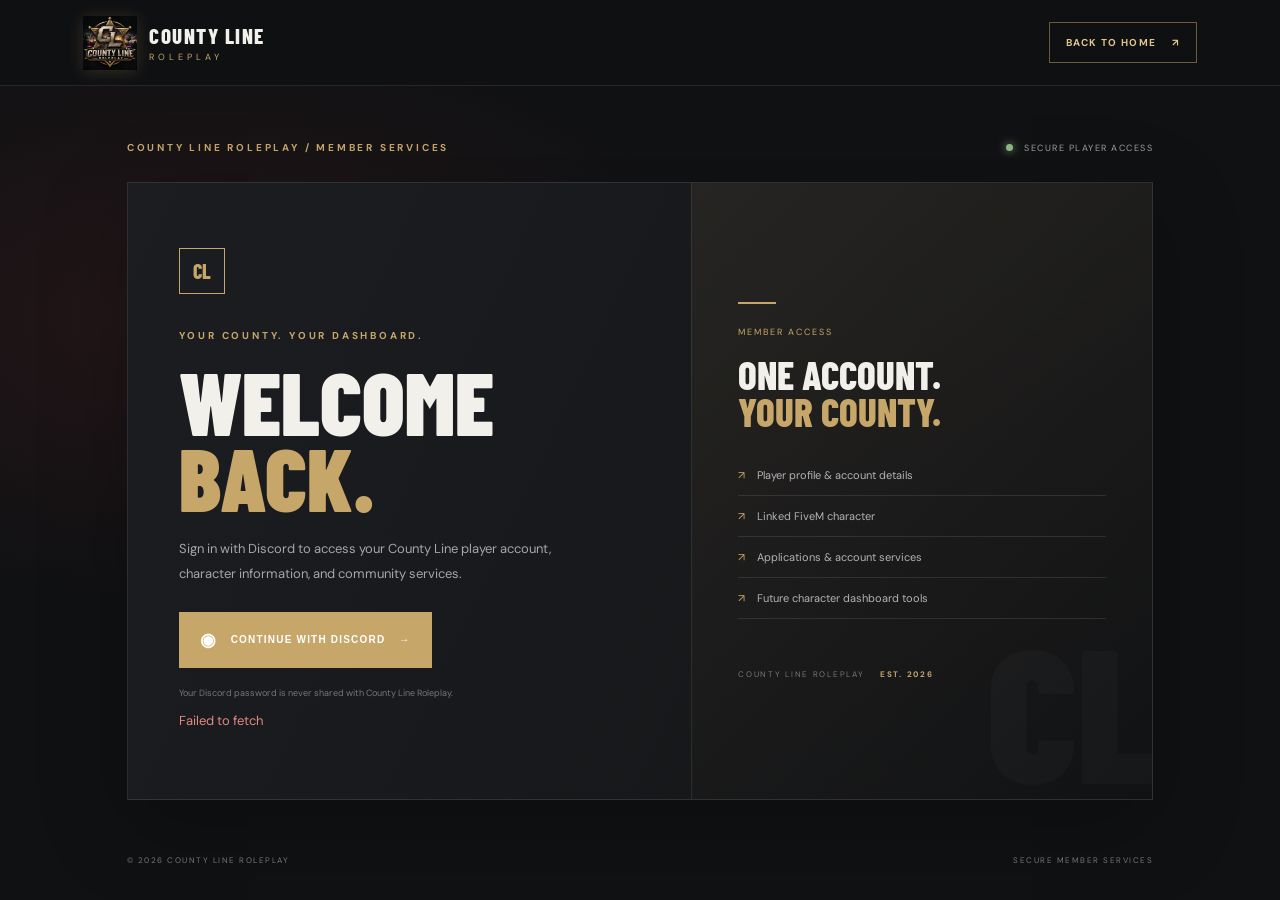
<file: portal.html>
<!doctype html>
<html lang="en">
<head>
  <meta charset="utf-8"><meta name="viewport" content="width=device-width,initial-scale=1">
  <meta name="theme-color" content="#101113"><title>Player Portal | County Line Roleplay</title>
  <link rel="preconnect" href="https://fonts.googleapis.com"><link rel="preconnect" href="https://fonts.gstatic.com" crossorigin>
  <link href="https://fonts.googleapis.com/css2?family=Barlow+Condensed:wght@500;600;700;800;900&family=DM+Sans:wght@400;500;600;700&display=swap" rel="stylesheet">
  <link rel="stylesheet" href="assets/css/style.css"><link rel="stylesheet" href="assets/css/portal.css">
  <script src="config.js"></script><script src="assets/js/portal.js" defer></script>
</head>
<body class="portal-page">
  <header class="site-header">
    <a class="brand" href="index.html"><img class="brand-logo" src="assets/images/clrp-logo.webp" alt="County Line Roleplay"><span class="brand-copy"><strong>COUNTY LINE</strong><small>ROLEPLAY</small></span></a>
    <a class="header-portal" href="index.html">BACK TO HOME <span>↗</span></a>
  </header>
  <main class="portal-main">
    <div class="portal-topline"><span class="section-kicker">COUNTY LINE ROLEPLAY / MEMBER SERVICES</span><span class="portal-secure"><i></i> SECURE PLAYER ACCESS</span></div>
    <section class="portal-auth" id="authPanel">
      <div class="portal-auth-copy"><span class="portal-emblem">CL</span><div class="section-kicker">YOUR COUNTY. YOUR DASHBOARD.</div>
        <h1>WELCOME<br><em>BACK.</em></h1><p>Sign in with Discord to access your County Line player account, character information, and community services.</p>
        <button class="btn btn-gold discord-signin" id="discordLogin" type="button"><span class="discord-mark">◉</span> CONTINUE WITH DISCORD <span>→</span></button>
        <small class="portal-privacy">Your Discord password is never shared with County Line Roleplay.</small>
        <p class="portal-error" id="authError" role="alert"></p>
      </div>
      <aside class="portal-auth-aside"><div class="aside-line"></div><span>MEMBER ACCESS</span><h2>ONE ACCOUNT.<br><em>YOUR COUNTY.</em></h2><ul><li>Player profile & account details</li><li>Linked FiveM character</li><li>Applications & account services</li><li>Future character dashboard tools</li></ul><div class="aside-foot">COUNTY LINE ROLEPLAY <b>EST. 2026</b></div></aside>
    </section>
    <footer class="portal-footer"><span>© <span id="year"></span> COUNTY LINE ROLEPLAY</span><span>SECURE MEMBER SERVICES</span></footer>
  </main>
</body></html>
</file>
<file: assets/css/style.css>
:root{--bg:#101113;--panel:#17191c;--panel2:#1d2024;--gold:#c7a66a;--gold2:#e1c58e;--text:#f2f0eb;--muted:#96989b;--line:rgba(255,255,255,.1);--red:#b43a3c;--blue:#345f9b}*{box-sizing:border-box}html{scroll-behavior:smooth;scroll-padding-top:90px}body{margin:0;background:var(--bg);color:var(--text);font-family:"DM Sans",sans-serif;overflow-x:hidden}a{color:inherit;text-decoration:none}.ambient{position:fixed;width:420px;height:420px;border-radius:50%;filter:blur(150px);opacity:.09;pointer-events:none;z-index:-1}.ambient-red{background:var(--red);top:10%;left:-300px}.ambient-blue{background:var(--blue);right:-320px;top:55%}.site-header{height:86px;padding:0 6.5%;display:flex;align-items:center;justify-content:space-between;border-bottom:1px solid var(--line);background:rgba(16,17,19,.92);backdrop-filter:blur(16px);position:sticky;top:0;z-index:20}.brand{display:flex;align-items:center;gap:12px}.brand-logo{width:54px;height:54px;object-fit:contain;display:block;filter:drop-shadow(0 2px 8px rgba(199,166,106,.2))}.footer-logo{width:46px;height:46px}.brand-mark{width:43px;height:43px;border:1px solid var(--gold);display:grid;place-items:center;position:relative;color:var(--gold);font:800 18px "Barlow Condensed";letter-spacing:-1px}.brand-mark i{position:absolute;right:-5px;top:-8px;font-size:12px;font-style:normal;color:var(--gold2)}.brand-copy{display:flex;flex-direction:column;line-height:1}.brand-copy strong{font:800 21px "Barlow Condensed";letter-spacing:1.5px}.brand-copy small{font-size:9px;letter-spacing:4px;color:var(--gold);margin-top:5px}.main-nav{display:flex;gap:31px}.main-nav a{font-size:11px;text-transform:uppercase;letter-spacing:1px;color:#b7b7b5;transition:.2s}.main-nav a:hover,.main-nav a.active{color:var(--gold2)}.header-portal{font-size:10px;font-weight:700;letter-spacing:1.3px;border:1px solid rgba(199,166,106,.5);padding:13px 16px;color:var(--gold2)}.header-portal span,.status-connect span{margin-left:12px}.menu-toggle{display:none;background:none;border:0}.hero{min-height:660px;height:min(760px,calc(100vh - 86px));position:relative;display:flex;align-items:center;padding:70px 10%;overflow:hidden;background:linear-gradient(90deg,rgba(13,14,16,.98) 0%,rgba(13,14,16,.86) 48%,rgba(13,14,16,.32) 100%),radial-gradient(ellipse at 78% 50%,#3b3430 0%,#1c1d20 35%,#111214 72%)}.hero:after{content:"";position:absolute;inset:0;background:linear-gradient(0deg,var(--bg),transparent 24%),repeating-linear-gradient(115deg,transparent 0 80px,rgba(255,255,255,.018) 81px 82px);pointer-events:none}.hero-grid{position:absolute;right:7%;top:12%;width:42%;height:75%;border:1px solid rgba(199,166,106,.16);transform:skew(-8deg);background:linear-gradient(135deg,rgba(199,166,106,.05),transparent 65%)}.hero-content{position:relative;z-index:2;max-width:650px}.eyebrow,.section-kicker{font-size:10px;letter-spacing:2.8px;font-weight:700;color:var(--gold);display:flex;align-items:center;gap:10px}.pulse-dot,.status-light{width:7px;height:7px;border-radius:50%;background:#8dba83;box-shadow:0 0 12px #8dba83}.hero h1,.section h2,.rules-copy h2,.applications-inner h2,.portal-panel h2{font:900 clamp(55px,8vw,105px)/.88 "Barlow Condensed";letter-spacing:-1px;margin:25px 0}.hero h1 em,.section h2 em,.rules-copy h2 em,.applications-inner h2 em,.portal-panel h2 em{font-style:normal;color:var(--gold)}.hero-lead{max-width:490px;color:#b7b7b5;font-size:15px;line-height:1.9}.hero-actions{display:flex;gap:12px;margin-top:30px;flex-wrap:wrap}.btn{display:inline-flex;align-items:center;justify-content:center;gap:24px;padding:16px 20px;font-size:10px;letter-spacing:1.2px;font-weight:700;border:1px solid transparent;cursor:pointer;transition:.2s}.btn-gold{background:var(--gold);color:#fff}.btn-gold:hover{background:var(--gold2);color:#fff;transform:translateY(-2px)}.btn-outline{background:var(--gold);border-color:var(--gold);color:#fff}.btn-outline:hover{background:var(--gold2);border-color:var(--gold2);color:#fff}.hero-meta{display:flex;gap:28px;margin-top:55px;color:#858587;font-size:9px;letter-spacing:1.6px}.meta-line{display:inline-block;width:25px;height:1px;background:var(--gold);vertical-align:middle;margin-right:9px}.hero-logo{position:absolute;left:75%;right:auto;top:50%;transform:translate(-50%,-50%);width:min(24vw,220px);height:auto;object-fit:contain;z-index:2;filter:contrast(1.06) saturate(1.04) drop-shadow(0 12px 24px rgba(0,0,0,.65))}.hero-stamp{position:absolute;right:15%;top:25%;width:245px;height:245px;border:1px solid rgba(199,166,106,.38);border-radius:50%;display:flex;align-items:center;justify-content:center;flex-direction:column;outline:1px solid rgba(199,166,106,.16);outline-offset:9px;transform:rotate(-9deg);color:var(--gold);z-index:1;text-shadow:0 2px 20px #000}.hero-stamp:before,.hero-stamp:after{content:"";position:absolute;inset:14px;border:1px dashed rgba(199,166,106,.35);border-radius:50%}.hero-stamp b{font:700 19px "Barlow Condensed";letter-spacing:6px}.hero-stamp strong{font:900 55px/.9 "Barlow Condensed";letter-spacing:2px}.hero-stamp small{font-size:8px;letter-spacing:2px;margin-top:12px}.stamp-star{font-size:29px;margin-bottom:7px}.hero-bottom{position:absolute;bottom:25px;left:6.5%;right:6.5%;display:flex;justify-content:space-between;color:#777;font-size:9px;letter-spacing:2px;z-index:3}.status-strip{min-height:105px;padding:20px 10%;background:#1b1d20;border-top:1px solid rgba(199,166,106,.18);border-bottom:1px solid var(--line);display:flex;align-items:center;justify-content:space-between;gap:25px}.status-heading{display:flex;align-items:center;gap:13px}.status-heading>div,.status-stat{display:flex;flex-direction:column;gap:7px}.status-heading small,.status-stat small{font-size:9px;letter-spacing:1.6px;color:#85878a}.status-heading strong{font:700 17px "Barlow Condensed";letter-spacing:1.4px}.status-stat strong{font:700 18px "Barlow Condensed";letter-spacing:1px}.status-stat strong i{font-style:normal;color:#777}.status-stat strong span{color:#888}.status-connect{font-size:10px;font-weight:700;letter-spacing:1.4px;color:var(--gold2);border-bottom:1px solid var(--gold);padding:12px 0}.section{padding:110px 10%}.intro-layout{display:grid;grid-template-columns:1.2fr .8fr;gap:8%;align-items:end}.section h2,.rules-copy h2,.portal-panel h2{font-size:clamp(43px,5.6vw,70px);line-height:.95}.intro-copy p,.rules-copy p,.portal-panel p{font-size:14px;line-height:1.9;color:#a5a6a7}.text-link{display:inline-block;margin-top:17px;color:var(--gold2);font-size:10px;letter-spacing:1.4px;font-weight:700}.text-link span{margin-left:16px}.feature-grid{display:grid;grid-template-columns:repeat(3,1fr);gap:15px;margin-top:70px}.feature-card{position:relative;min-height:225px;padding:28px;background:linear-gradient(145deg,#1b1d20,#151618);border:1px solid var(--line)}.feature-number{position:absolute;right:25px;top:25px;color:#555;font:700 13px "Barlow Condensed"}.feature-icon{color:var(--gold);font-size:25px;margin-bottom:24px}.feature-card h3,.department-card h3{font:800 23px "Barlow Condensed";letter-spacing:1px}.feature-card p,.department-card p{font-size:12px;color:#96989b;line-height:1.8}.departments-section{background:#17191c;border-top:1px solid var(--line);border-bottom:1px solid var(--line)}.section-inner{padding-top:100px;padding-bottom:105px}.section-heading{display:flex;align-items:end;justify-content:space-between;gap:25px}.section-heading h2{margin-bottom:0}.section-heading p{font-size:13px;color:var(--muted);max-width:270px;line-height:1.7}.department-grid{display:grid;grid-template-columns:repeat(3,1fr);gap:15px;margin-top:45px}.department-card{min-height:330px;padding:25px;background:#202226;border:1px solid var(--line);position:relative;overflow:hidden}.department-card:after{content:"";position:absolute;width:180px;height:180px;border:1px solid rgba(199,166,106,.1);border-radius:50%;right:-80px;top:90px;box-shadow:0 0 0 18px rgba(199,166,106,.025),0 0 0 38px rgba(199,166,106,.02)}.dept-top{display:flex;justify-content:space-between;color:#888;font-size:9px;letter-spacing:1.4px}.dept-top b{color:var(--gold);font-size:16px}.dept-symbol{font-size:40px;color:var(--gold);margin-top:45px}.department-card h3{margin:12px 0}.department-card a{position:absolute;bottom:25px;color:var(--gold2);font-size:9px;letter-spacing:1.3px;font-weight:700}.dept-fire .dept-symbol{color:#c66b59}.dept-civ .dept-symbol{color:#9baf9b}.rules-section{display:grid;grid-template-columns:1fr 1fr;gap:10%;align-items:center}.rules-copy h2{margin:25px 0}.rules-copy p{max-width:440px;margin-bottom:28px}.rules-list>div{display:flex;align-items:center;gap:20px;padding:22px 0;border-bottom:1px solid var(--line)}.rules-list span{font:700 13px "Barlow Condensed";color:var(--gold)}.rules-list b{font-size:11px;letter-spacing:1px;flex:1}.rules-list i{font-style:normal;color:#777}.applications-section{padding:100px 10%;text-align:center;background:linear-gradient(110deg,rgba(14,15,17,.96),rgba(22,23,25,.94)),repeating-linear-gradient(120deg,transparent 0 70px,rgba(199,166,106,.05) 71px 72px);border-top:1px solid var(--line);border-bottom:1px solid var(--line)}.applications-inner{max-width:700px;margin:auto}.applications-inner .section-kicker{justify-content:center}.applications-inner h2{font-size:clamp(50px,7vw,82px)}.applications-inner p{color:#a5a6a7;font-size:14px}.applications-inner .hero-actions{justify-content:center}.portal-section{padding-top:95px;padding-bottom:110px}.portal-panel{margin-top:25px;padding:45px;background:linear-gradient(120deg,#202226,#17191c);border:1px solid rgba(199,166,106,.25);display:grid;grid-template-columns:1fr .7fr;gap:8%;align-items:center}.portal-panel h2{font-size:clamp(40px,5vw,60px);margin:20px 0}.portal-panel p{max-width:450px}.portal-icon{font-size:25px;color:var(--gold)}.portal-access{padding:25px;border:1px solid var(--line);background:rgba(0,0,0,.15);display:flex;flex-direction:column;align-items:flex-start}.portal-lock{color:var(--gold);font-size:25px}.portal-access b{font:700 20px "Barlow Condensed";letter-spacing:1px;margin-top:13px}.portal-access small{color:#888;font-size:8px;letter-spacing:1.5px;margin:6px 0 20px}.portal-note{font-size:10px!important;color:#777!important;margin-bottom:0}.site-footer{padding:30px 6.5%;border-top:1px solid var(--line);display:flex;align-items:center;justify-content:space-between;gap:20px}.footer-brand .brand-mark{width:36px;height:36px}.footer-brand .brand-copy strong{font-size:17px}.site-footer>span{font-size:8px;letter-spacing:1.3px;color:#777}.status-strip.is-online .status-light{background:#8dba83}.status-strip.is-offline .status-light{background:#c66b59;box-shadow:0 0 12px #c66b59}@media(max-width:900px){.site-header{padding:0 5%}.main-nav{gap:15px}.main-nav a{font-size:9px}.hero{padding-left:7%}.hero-logo{left:76%;right:auto;transform:translate(-50%,-50%);width:min(26vw,220px);max-width:220px}.hero-stamp{right:8%;width:190px;height:190px;opacity:.7}.status-strip{padding:20px 6%}.section{padding-left:7%;padding-right:7%}.section-inner{padding-left:7%;padding-right:7%}.rules-section{gap:5%}}@media(max-width:680px){.site-header{height:72px}.menu-toggle{display:flex;flex-direction:column;gap:5px;padding:10px}.menu-toggle span{width:23px;height:2px;background:var(--gold)}.main-nav{display:none;position:absolute;top:71px;left:0;right:0;padding:20px 6%;background:#151619;border-bottom:1px solid var(--line);flex-direction:column;gap:20px}.main-nav.open{display:flex}.main-nav a{font-size:11px}.header-portal{font-size:8px;padding:11px}.hero{height:auto;min-height:650px;padding:85px 7% 95px;background:linear-gradient(90deg,rgba(13,14,16,.96),rgba(13,14,16,.75)),radial-gradient(ellipse at 80% 35%,#40342c,#111214 70%)}.hero h1{font-size:65px}.hero-logo{right:4%;top:12%;transform:none;width:120px;opacity:1}.hero-stamp{width:125px;height:125px;right:8%;top:9%;opacity:.35}.hero-stamp b{font-size:11px}.hero-stamp strong{font-size:32px}.hero-stamp small{font-size:5px}.stamp-star{font-size:18px}.hero-meta{gap:13px;flex-wrap:wrap}.hero-bottom{font-size:7px}.status-strip{display:grid;grid-template-columns:1fr 1fr;gap:20px;padding:24px 7%}.status-connect{justify-self:start}.intro-layout,.rules-section,.portal-panel{grid-template-columns:1fr;gap:20px}.section{padding:75px 7%}.section h2,.rules-copy h2{font-size:49px}.feature-grid,.department-grid{grid-template-columns:1fr}.feature-card{min-height:190px}.section-inner{padding:75px 7%}.section-heading{display:block}.section-heading p{margin-top:15px}.department-card{min-height:300px}.rules-section{padding-top:75px;padding-bottom:75px}.applications-section{padding:75px 7%}.applications-inner h2{font-size:55px}.portal-panel{padding:25px}.portal-section{padding-top:75px;padding-bottom:75px}.site-footer{padding:25px 7%;flex-wrap:wrap}.site-footer>span{width:100%}}

/* Careers page */
.careers-hero{padding:105px 10% 75px;background:linear-gradient(110deg,rgba(14,15,17,.98),rgba(25,26,28,.9)),repeating-linear-gradient(120deg,transparent 0 70px,rgba(199,166,106,.04) 71px 72px);border-bottom:1px solid var(--line)}
.careers-hero h1,.career-cta h2{font:900 clamp(55px,8vw,88px)/.9 "Barlow Condensed";margin:22px 0;color:var(--text)}
.careers-hero h1 em,.career-heading h2 em,.career-cta h2 em{font-style:normal;color:var(--gold)}
.careers-hero>p,.career-intro,.career-cta>p{max-width:620px;color:#a5a6a7;font-size:14px;line-height:1.9}
.career-shortcuts{display:flex;gap:12px;flex-wrap:wrap;margin-top:30px}
.career-shortcuts a{padding:13px 16px;border:1px solid rgba(199,166,106,.35);color:var(--gold2);font-size:9px;font-weight:700;letter-spacing:1.2px}
.career-shortcuts a:hover{background:rgba(199,166,106,.1)}
.career-department{padding:85px 10%;scroll-margin-top:95px}
.career-alt{background:#17191c;border-top:1px solid var(--line);border-bottom:1px solid var(--line)}
.career-heading{display:flex;justify-content:space-between;align-items:end;gap:20px}
.career-heading h2{font:900 clamp(38px,5vw,58px)/.95 "Barlow Condensed";margin:17px 0 0}
.opening-count{padding:9px 12px;border:1px solid rgba(141,186,131,.35);color:#a8c99f;font-size:9px;font-weight:700;letter-spacing:1.1px;white-space:nowrap}
.career-intro{margin:17px 0 30px}
.career-positions{display:grid;grid-template-columns:repeat(3,minmax(0,1fr));gap:14px}
.position-card{display:flex;flex-direction:column;justify-content:space-between;gap:28px;min-height:250px;padding:24px;background:linear-gradient(145deg,#202226,#17191c);border:1px solid var(--line)}
.position-type{font-size:8px;letter-spacing:1.5px;color:var(--gold)}
.position-card h3{font:800 24px "Barlow Condensed";letter-spacing:.5px;margin:12px 0}
.position-card p{font-size:12px;line-height:1.8;color:#96989b;margin:0}
.position-card .btn{align-self:flex-start;font-size:8px;padding:13px 14px}
.career-cta{padding:85px 7%;text-align:center;background:#17191c;border-top:1px solid var(--line)}
.career-cta .section-kicker{justify-content:center}
.career-cta h2{font-size:clamp(43px,6vw,68px)}
.career-cta>p{margin:0 auto 25px}
@media(max-width:900px){.career-department{padding-left:7%;padding-right:7%}.career-positions{grid-template-columns:repeat(2,minmax(0,1fr))}}
@media(max-width:600px){.careers-hero{padding:75px 7% 55px}.career-heading{align-items:flex-start;flex-direction:column}.career-positions{grid-template-columns:1fr}.position-card{min-height:215px}.career-department{padding-top:65px;padding-bottom:65px}.career-shortcuts a{font-size:8px;padding:11px 12px}}

/* Online application form */
.application-hero{padding:85px 10% 55px;background:linear-gradient(110deg,rgba(14,15,17,.98),rgba(25,26,28,.9));border-bottom:1px solid var(--line)}
.application-hero h1{font:900 clamp(52px,7vw,78px)/.92 "Barlow Condensed";margin:20px 0}
.application-hero h1 em,.application-form-heading h2 em{font-style:normal;color:var(--gold)}
.application-hero p{max-width:620px;color:#a5a6a7;font-size:14px;line-height:1.8}
.application-wrap{max-width:1050px;margin:0 auto;padding:55px 6% 100px}
.application-form{padding:clamp(22px,4vw,42px);background:linear-gradient(145deg,#1d2024,#151719);border:1px solid rgba(199,166,106,.22)}
.application-form-heading{display:flex;align-items:end;justify-content:space-between;gap:15px;padding-bottom:25px;border-bottom:1px solid var(--line);margin-bottom:25px}
.application-form-heading h2{font:900 clamp(32px,4vw,44px)/.95 "Barlow Condensed";margin:13px 0 0}
.required-note{font-size:8px;letter-spacing:1.3px;color:#aaa}
.application-grid{display:grid;grid-template-columns:1fr 1fr;gap:20px}
.application-grid label{display:flex;flex-direction:column;gap:9px;font-size:10px;font-weight:700;letter-spacing:.6px;color:#d7d5d0}
.application-grid label>span{display:inline;color:var(--gold)}
.application-grid label.full{grid-column:1/-1}
.application-grid input,.application-grid select,.application-grid textarea{width:100%;min-height:48px;padding:13px 14px;background:#111315;border:1px solid rgba(255,255,255,.13);border-radius:0;color:#eee;font:500 13px "DM Sans";outline:none}
.application-grid textarea{resize:vertical;min-height:105px;line-height:1.6}
.application-grid input:focus,.application-grid select:focus,.application-grid textarea:focus{border-color:var(--gold)}
.application-grid input::placeholder,.application-grid textarea::placeholder{color:#666}
.application-consent{margin-top:24px;padding:17px;background:rgba(0,0,0,.16);border:1px solid var(--line)}
.check-label{display:flex;align-items:flex-start;gap:11px;color:#aaa;font-size:11px;line-height:1.6}
.check-label input{accent-color:var(--gold);margin-top:2px}
.application-actions{display:flex;align-items:center;justify-content:space-between;gap:18px;margin-top:27px;flex-wrap:wrap}
.application-actions .text-link{margin:0}
.application-message{display:none;margin-top:20px;padding:14px 16px;font-size:12px;line-height:1.6}
.application-message.success,.application-message.error{display:block}
.application-message.success{border:1px solid rgba(141,186,131,.4);color:#b9d4b1;background:rgba(80,130,70,.1)}
.application-message.error{border:1px solid rgba(198,107,89,.4);color:#e4a89a;background:rgba(160,60,50,.1)}
.application-actions button:disabled{opacity:.55;cursor:wait}
@media(max-width:680px){.application-hero{padding:70px 7% 45px}.application-wrap{padding:35px 5% 70px}.application-grid{grid-template-columns:1fr}.application-grid label.full{grid-column:auto}.application-form-heading{align-items:flex-start;flex-direction:column}.application-actions{align-items:stretch;flex-direction:column}.application-actions .btn{width:100%}}
</file>
<file: assets/css/portal.css>
.portal-page{min-height:100vh;background:radial-gradient(ellipse at 15% 35%,rgba(180,58,60,.12),transparent 35%),#101113}.portal-main{max-width:1180px;margin:0 auto;padding:55px 6% 35px;min-height:calc(100vh - 86px);display:flex;flex-direction:column}.portal-topline{display:flex;justify-content:space-between;align-items:center;gap:20px;margin-bottom:28px}.portal-secure{font-size:9px;letter-spacing:1.5px;color:#9da39b}.portal-secure i,.account-status i{display:inline-block;width:7px;height:7px;border-radius:50%;background:#8dba83;box-shadow:0 0 10px #8dba83;margin-right:8px}.portal-auth{display:grid;grid-template-columns:1.1fr .9fr;min-height:570px;border:1px solid var(--line);background:linear-gradient(115deg,#1b1d20,#141517);box-shadow:0 25px 80px rgba(0,0,0,.25)}.portal-auth-copy{padding:65px 9%;display:flex;flex-direction:column;align-items:flex-start;justify-content:center}.portal-emblem{width:46px;height:46px;border:1px solid var(--gold);display:grid;place-items:center;color:var(--gold);font:800 20px "Barlow Condensed";margin-bottom:35px}.portal-auth-copy h1,.dashboard-heading h1{font:900 clamp(58px,7vw,88px)/.86 "Barlow Condensed";margin:22px 0}.portal-auth-copy h1 em,.portal-auth-aside h2 em,.dashboard-heading h1 em{font-style:normal;color:var(--gold)}.portal-auth-copy>p{max-width:430px;color:#a5a6a7;font-size:13px;line-height:1.9;margin:0 0 25px}.discord-signin{gap:14px}.discord-mark{font-size:18px}.portal-privacy,.card-note{font-size:9px;color:#777;margin-top:18px;line-height:1.7}.portal-error{color:#e28a82!important;min-height:16px;margin:8px 0 0!important}.portal-auth-aside{padding:55px 10%;background:linear-gradient(145deg,rgba(199,166,106,.08),rgba(0,0,0,.15));border-left:1px solid var(--line);display:flex;flex-direction:column;justify-content:center;position:relative;overflow:hidden}.portal-auth-aside:after{content:"CL";position:absolute;right:-10px;bottom:15px;font:900 190px/.8 "Barlow Condensed";color:rgba(255,255,255,.025)}.aside-line{width:38px;height:2px;background:var(--gold);margin-bottom:22px}.portal-auth-aside>span,.card-kicker{font-size:9px;letter-spacing:2px;color:var(--gold)}.portal-auth-aside h2{font:800 39px/.95 "Barlow Condensed";margin:18px 0 25px}.portal-auth-aside ul{list-style:none;padding:0;margin:0}.portal-auth-aside li{font-size:11px;color:#b2b3b4;padding:13px 0;border-bottom:1px solid var(--line)}.portal-auth-aside li:before{content:"↗";color:var(--gold);margin-right:12px}.aside-foot{margin-top:50px;font-size:8px;letter-spacing:1.7px;color:#777}.aside-foot b{color:var(--gold);margin-left:12px}.portal-footer{display:flex;justify-content:space-between;margin-top:auto;padding-top:28px;font-size:8px;letter-spacing:1.5px;color:#777}.portal-dashboard{padding:35px 0}.dashboard-heading{display:flex;align-items:center;justify-content:space-between;margin-bottom:30px}.dashboard-heading h1{font-size:62px}.player-welcome{display:flex;align-items:center;gap:18px;padding:22px 25px;background:#1b1d20;border:1px solid var(--line);margin-bottom:18px}.player-welcome img{width:58px;height:58px;border-radius:50%;background:#292b2e;object-fit:cover}.player-welcome>div{flex:1}.player-welcome small{font-size:8px;letter-spacing:1.5px;color:#888}.player-welcome h2{font:700 25px "Barlow Condensed";margin:4px 0}.player-welcome span{font-size:10px;color:#999}.account-status{font-size:8px!important;letter-spacing:1.2px;color:#a7b49e!important}.dashboard-grid{display:grid;grid-template-columns:repeat(3,1fr);gap:15px}.dashboard-card{min-height:270px;padding:25px;background:#1b1d20;border:1px solid var(--line)}.dashboard-card h3{font:800 27px "Barlow Condensed";margin:13px 0}.dashboard-card>p{font-size:11px;line-height:1.8;color:#9b9c9e;min-height:72px}.dashboard-card .btn{margin-top:12px}.data-placeholder{border-top:1px solid var(--line);padding-top:18px;margin-top:20px}.data-placeholder>span{font:700 27px "Barlow Condensed";color:var(--gold)}.data-placeholder p{font-size:11px;line-height:1.8;color:#929497}.link-code{font:700 24px "Barlow Condensed";letter-spacing:4px;color:var(--gold);padding:12px 15px;background:#111;border:1px dashed rgba(199,166,106,.5);margin:12px 0}.dashboard-footnote{font-size:10px;color:#777;margin-top:22px}.portal-dashboard[hidden]{display:none}@media(max-width:720px){.portal-main{padding:35px 5% 25px}.portal-topline{align-items:flex-start;flex-direction:column}.portal-auth{grid-template-columns:1fr}.portal-auth-copy{padding:45px 8%}.portal-auth-aside{padding:40px 8%;border-left:0;border-top:1px solid var(--line)}.portal-auth-aside h2{font-size:34px}.dashboard-grid{grid-template-columns:1fr}.dashboard-heading{align-items:flex-start;gap:15px;flex-direction:column}.dashboard-heading h1{font-size:52px}.player-welcome{flex-wrap:wrap}.account-status{width:100%}.portal-footer{gap:15px;flex-wrap:wrap}}
/* Standalone player dashboard */
.dashboard-page{background:#101113}.dash-header-right{display:flex;align-items:center;gap:24px}.dash-shell{max-width:1600px;min-height:calc(100vh - 86px);margin:auto;display:grid;grid-template-columns:255px minmax(0,1fr)}.dash-sidebar{background:#15171a;border-right:1px solid var(--line);padding:30px 18px 22px;display:flex;flex-direction:column;min-height:calc(100vh - 86px);position:sticky;top:86px;height:calc(100vh - 86px)}.dash-profile{display:flex;align-items:center;gap:12px;padding:4px 8px 28px;border-bottom:1px solid var(--line)}.dash-profile img,.connected-account img{width:42px;height:42px;border-radius:50%;object-fit:cover;background:#292b2e}.dash-profile div,.connected-account div{min-width:0;display:flex;flex-direction:column;gap:5px}.dash-profile strong{font-size:12px;white-space:nowrap;overflow:hidden;text-overflow:ellipsis}.dash-profile small,.connected-account small{font-size:9px;color:#929497;letter-spacing:1px}.dash-nav-label{font-size:8px;letter-spacing:2px;color:#777;padding:27px 10px 12px}.dash-nav{display:grid;gap:5px}.dash-nav button{border:1px solid transparent;background:transparent;color:#aeb0b2;text-align:left;padding:13px 12px;font:600 11px "DM Sans";cursor:pointer;display:flex;align-items:center;gap:12px;transition:.2s}.dash-nav button span{width:20px;text-align:center;color:#888;font-size:16px}.dash-nav button:hover,.dash-nav button.active{background:rgba(199,166,106,.09);border-color:rgba(199,166,106,.2);color:var(--gold2)}.dash-nav button.active span{color:var(--gold)}.dash-sidebar-bottom{margin-top:auto;border-top:1px solid var(--line);padding:20px 6px 0;display:flex;align-items:center;gap:10px}.county-mini-mark{width:35px;height:35px;border:1px solid rgba(199,166,106,.5);display:grid;place-items:center;color:var(--gold);font:800 17px "Barlow Condensed"}.dash-sidebar-bottom div:last-child{display:flex;flex-direction:column;gap:5px}.dash-sidebar-bottom b{font:700 11px "Barlow Condensed";letter-spacing:1px}.dash-sidebar-bottom small{font-size:7px;letter-spacing:1.2px;color:#777}.dash-content{padding:35px clamp(24px,4vw,60px) 25px;min-width:0}.dash-topline{display:flex;justify-content:space-between;align-items:center;padding-bottom:25px;border-bottom:1px solid var(--line)}.dash-breadcrumb{font-size:9px;letter-spacing:1.6px;color:#85878a;margin-top:12px}.dash-breadcrumb span{color:#555;margin:0 8px}.dash-breadcrumb b{color:var(--gold2)}.dash-signout{padding:12px 16px}.dash-view{display:none;padding:28px 0 20px}.dash-view.active{display:block}.dash-welcome{padding:36px 42px;min-height:245px;display:flex;align-items:center;justify-content:space-between;gap:25px;border:1px solid rgba(199,166,106,.2);background:radial-gradient(ellipse at 85% 50%,rgba(199,166,106,.12),transparent 38%),linear-gradient(110deg,#1c1e21,#151719);position:relative;overflow:hidden}.dash-welcome:after{content:"COUNTY LINE";position:absolute;right:5%;bottom:-22px;font:900 clamp(55px,9vw,115px)/1 "Barlow Condensed";letter-spacing:4px;color:rgba(255,255,255,.025);pointer-events:none}.welcome-label{font-size:9px;letter-spacing:2px;color:var(--gold)}.dash-welcome h1,.view-heading h1{font:900 clamp(42px,5vw,64px)/.9 "Barlow Condensed";margin:15px 0}.dash-welcome h1 em,.view-heading h1 em{font-style:normal;color:var(--gold)}.dash-welcome p,.view-heading p{font-size:12px;color:#a1a3a5;line-height:1.8;max-width:470px}.welcome-seal{width:112px;height:112px;border:1px solid rgba(199,166,106,.45);outline:1px solid rgba(199,166,106,.16);outline-offset:6px;border-radius:50%;display:flex;align-items:center;justify-content:center;flex-direction:column;color:var(--gold);font:900 44px "Barlow Condensed";z-index:1}.welcome-seal small{font:700 7px "DM Sans";letter-spacing:2px;margin-top:3px}.dash-section-title,.panel-heading{display:flex;justify-content:space-between;align-items:center;gap:15px}.dash-section-title{margin:34px 0 16px}.dash-section-title h2{font:800 25px "Barlow Condensed";margin:7px 0 0}.last-updated{font-size:8px;color:#85878a;letter-spacing:1px}.last-updated b,.good-text{color:#9fbe91}.dash-stat-grid{display:grid;grid-template-columns:repeat(4,minmax(0,1fr));gap:12px}.dash-stat{padding:20px;background:#1a1c1f;border:1px solid var(--line);min-height:145px;display:flex;flex-direction:column;align-items:flex-start}.stat-icon{font-size:19px;color:var(--gold);margin-bottom:13px}.dash-stat small{font-size:8px;letter-spacing:1.4px;color:#888}.dash-stat strong{font:800 23px "Barlow Condensed";margin:8px 0 4px}.dash-stat>span:last-child{font-size:9px;color:#777}.dash-stat .stat-muted{font-size:17px;color:#c5a46b}.dash-overview-grid{display:grid;grid-template-columns:1.2fr .8fr;gap:12px;margin-top:14px}.dash-panel{background:#1a1c1f;border:1px solid var(--line);padding:23px;min-width:0}.panel-heading{margin-bottom:20px}.panel-heading h3{font:800 22px "Barlow Condensed";margin:6px 0 0}.panel-link{border:0;background:none;color:var(--gold2);font-size:8px;font-weight:700;letter-spacing:1px;cursor:pointer}.secure-chip,.coming-chip{font-size:8px;letter-spacing:1px;padding:7px 9px;color:#a8c398;border:1px solid rgba(141,186,131,.25);background:rgba(141,186,131,.06)}.coming-chip{color:var(--gold2);border-color:rgba(199,166,106,.25);background:rgba(199,166,106,.06)}.character-empty{display:flex;align-items:center;gap:18px;padding:20px 0 3px;border-top:1px solid var(--line)}.empty-emblem{width:58px;height:58px;flex:0 0 58px;border:1px dashed rgba(199,166,106,.4);display:grid;place-items:center;color:var(--gold);font-size:25px}.character-empty b,.empty-table b{font-size:10px;letter-spacing:1px}.character-empty p,.panel-muted,.empty-table p{font-size:10px;color:#909295;line-height:1.8}.character-empty .btn{padding:12px 14px;font-size:8px}.connected-account{display:flex;align-items:center;gap:13px;padding:17px 0;border-top:1px solid var(--line);border-bottom:1px solid var(--line)}.connected-account b{font-size:12px}.panel-muted{margin:14px 0}.view-heading{margin:15px 0 25px}.view-heading h1{font-size:58px}.view-heading p{max-width:620px}.large-empty{min-height:320px;display:flex;flex-direction:column;align-items:center;justify-content:center;text-align:center;padding:40px}.large-empty .empty-emblem{margin-bottom:15px}.large-empty h2{font:800 27px "Barlow Condensed";margin:5px}.large-empty p{max-width:620px;color:#929497;font-size:11px;line-height:1.9}.large-empty small{font-size:9px;color:#777;margin-top:15px}.table-panel{min-height:300px}.empty-table{border-top:1px solid var(--line);min-height:190px;display:flex;flex-direction:column;align-items:center;justify-content:center;text-align:center}.empty-table>span{font-size:26px;color:var(--gold);margin-bottom:10px}.empty-table p{max-width:430px}.activity-stats{margin-bottom:14px;grid-template-columns:repeat(3,minmax(0,1fr))}.settings-panel{max-width:800px}.settings-account{margin-bottom:8px}.settings-row{padding:17px 0;border-bottom:1px solid var(--line);display:flex;justify-content:space-between;gap:20px;align-items:center}.settings-row div{display:flex;flex-direction:column;gap:5px}.settings-row b{font-size:11px}.settings-row small{font-size:9px;color:#888}.settings-row>strong{font-size:8px;letter-spacing:1px;color:var(--gold2);text-align:right}.settings-panel>.btn{margin-top:22px}.dash-footer{display:flex;justify-content:space-between;gap:20px;padding-top:22px;margin-top:20px;border-top:1px solid var(--line);font-size:8px;letter-spacing:1.2px;color:#777}.dash-session-error{color:#e28a82;font-size:11px}@media(max-width:1050px){.dash-shell{grid-template-columns:215px minmax(0,1fr)}.dash-stat-grid{grid-template-columns:repeat(2,minmax(0,1fr))}.dash-overview-grid{grid-template-columns:1fr}}@media(max-width:700px){.dash-header-right .portal-secure{display:none}.dash-header-right{gap:0}.dash-shell{display:block}.dash-sidebar{position:static;height:auto;min-height:0;padding:14px 5%;border-right:0;border-bottom:1px solid var(--line)}.dash-profile{padding:0 0 12px;border:0}.dash-profile img{width:35px;height:35px}.dash-nav-label,.dash-sidebar-bottom{display:none}.dash-nav{display:flex;overflow-x:auto;gap:5px;padding-top:10px}.dash-nav button{white-space:nowrap;padding:10px;font-size:9px}.dash-nav button span{width:auto}.dash-content{padding:22px 5%}.dash-topline{align-items:flex-start}.dash-topline .section-kicker{font-size:8px;letter-spacing:1.5px}.dash-breadcrumb{font-size:8px}.dash-welcome{padding:25px;min-height:210px}.welcome-seal{width:75px;height:75px;font-size:30px;flex:0 0 75px}.dash-welcome h1{font-size:43px}.dash-stat-grid{gap:8px}.dash-stat{padding:14px;min-height:130px}.dash-stat strong{font-size:19px}.dash-section-title{align-items:flex-end}.last-updated{max-width:110px;text-align:right;line-height:1.7}.dash-panel{padding:17px}.character-empty{align-items:flex-start}.dash-footer{flex-direction:column;gap:9px}.view-heading h1{font-size:49px}.settings-row{align-items:flex-start}.settings-row>strong{max-width:115px}.dash-signout{font-size:8px;padding:10px}.dash-header-right .header-portal{font-size:8px;padding:10px}}

/* Character portal integration */
.character-link-panel{margin-bottom:18px}
.character-link-panel .panel-muted{max-width:760px;line-height:1.8}
.character-link-panel>.btn{margin-top:8px}
.link-code-box{display:flex;flex-direction:column;align-items:flex-start;gap:7px;margin-top:18px;padding:16px 20px;background:#111315;border:1px dashed rgba(199,166,106,.5);max-width:320px}
.link-code-box[hidden]{display:none}
.link-code-box span,.link-code-box small{font-size:8px;letter-spacing:1.3px;color:#929497}
.link-code-box strong{font:800 36px "Barlow Condensed";letter-spacing:8px;color:var(--gold)}
.link-note{display:block;margin-top:13px;font-size:10px;color:#9b9c9e;line-height:1.7}
.character-list-heading{display:flex;align-items:flex-end;justify-content:space-between;gap:15px;margin:30px 0 14px}
.character-list-heading h2{font:800 25px "Barlow Condensed";margin:6px 0 0}
.character-list-heading>span{font-size:8px;letter-spacing:1px;color:#9c9d9f;text-align:right}
.character-list{display:grid;grid-template-columns:repeat(2,minmax(0,1fr));gap:13px}
.character-list-empty{grid-column:1/-1;text-align:center;padding:36px}
.character-list-empty b{font-size:10px;letter-spacing:1px}
.character-list-empty p{font-size:10px;color:#929497}
.character-card{padding:20px}
.character-card-header{display:flex;justify-content:space-between;align-items:flex-start;gap:12px;padding-bottom:15px;border-bottom:1px solid var(--line)}
.character-card-identity h3{font:800 24px "Barlow Condensed";margin:6px 0 0}
.character-card-identity .section-kicker{font-size:8px}
.character-online,.character-offline{flex:0 0 auto;padding:6px 8px;font-size:8px;letter-spacing:1px;border:1px solid rgba(141,186,131,.3);color:#a8c398;background:rgba(141,186,131,.06)}
.character-offline{border-color:rgba(150,150,150,.2);color:#999;background:rgba(150,150,150,.05)}
.character-metrics{display:grid;grid-template-columns:repeat(2,minmax(0,1fr));gap:10px;margin:16px 0}
.character-metric{padding:12px;background:#141619;border:1px solid rgba(255,255,255,.04);min-width:0}
.character-metric small{display:block;font-size:8px;letter-spacing:1px;color:#888;margin-bottom:6px}
.character-metric strong{font:700 15px "Barlow Condensed";color:#e1e1e1;overflow-wrap:anywhere}
.character-profile-line{font-size:9px;color:#999;line-height:1.8}
.character-details{border-top:1px solid var(--line);padding:11px 0}
.character-details summary{cursor:pointer;list-style:none;font-size:9px;font-weight:700;letter-spacing:1px;color:var(--gold2)}
.character-details summary::-webkit-details-marker{display:none}
.character-details summary:after{content:"+";float:right;color:var(--gold)}
.character-details[open] summary:after{content:"−"}
.character-detail-list{list-style:none;padding:8px 0 0;margin:0;display:grid;gap:7px}
.character-detail-list li{font-size:9px;color:#b2b3b4;line-height:1.7;padding:8px 10px;background:#151719;overflow-wrap:anywhere}
.character-detail-list li.muted-detail{color:#777}
.character-sync-time{display:block;margin-top:12px;font-size:8px;color:#777;letter-spacing:.5px}
@media(max-width:900px){.character-list{grid-template-columns:1fr}}
@media(max-width:700px){.character-list-heading{align-items:flex-start;flex-direction:column}.character-list-heading>span{text-align:left}.character-card{padding:16px}.link-code-box strong{font-size:32px}}


/* Staff Center */
.staff-toolbar{display:flex;justify-content:space-between;align-items:center;gap:18px;padding:18px 20px;margin-bottom:14px;background:#1a1c1f;border:1px solid var(--line)}
.staff-role-summary{margin-top:7px;color:var(--gold2);font-size:11px;font-weight:700}
.staff-tabs{display:flex;gap:8px;margin-bottom:14px}
.staff-tabs button{border:1px solid var(--line);background:#17191c;color:#aeb0b2;padding:12px 16px;font:700 9px "DM Sans";letter-spacing:1px;cursor:pointer}
.staff-tabs button.active{border-color:rgba(199,166,106,.45);background:rgba(199,166,106,.1);color:var(--gold2)}
.staff-panel[hidden],.staff-tabs button[hidden]{display:none}
.staff-message{font-size:10px;color:#929497;line-height:1.7}
.staff-applications,.staff-roles{display:grid;gap:12px}
.staff-application,.staff-role-card{padding:18px;background:#141619;border:1px solid var(--line);min-width:0}
.staff-application-top{display:flex;justify-content:space-between;align-items:flex-start;gap:15px}
.staff-application-top h4,.staff-role-card h4{font:700 19px "Barlow Condensed";margin:0 0 6px}
.staff-application-top small{font-size:8px;letter-spacing:1px;color:#888}
.staff-status{font-size:8px;letter-spacing:1px;padding:6px 8px;border:1px solid var(--line);color:#c6c6c6}
.status-accepted{color:#a8c398;border-color:rgba(141,186,131,.35)}
.status-rejected{color:#df9189;border-color:rgba(223,145,137,.3)}
.status-reviewing{color:var(--gold2);border-color:rgba(199,166,106,.3)}
.staff-application-details{display:grid;grid-template-columns:repeat(2,minmax(0,1fr));gap:12px;margin:17px 0}
.staff-answer{padding:11px;background:#1b1d20;min-width:0}
.staff-answer small{font-size:8px;letter-spacing:1px;color:#888}
.staff-answer p{font-size:10px;line-height:1.7;color:#d0d0d0;white-space:pre-wrap;overflow-wrap:anywhere;margin:7px 0 0}
.staff-review-controls{display:flex;justify-content:flex-end;gap:9px;align-items:center;border-top:1px solid var(--line);padding-top:14px}
.staff-status-select{background:#101214;color:#eee;border:1px solid #393b3e;padding:11px;font:600 10px "DM Sans"}
.staff-review-controls .btn{padding:11px 14px;font-size:8px}
.staff-roles{grid-template-columns:repeat(2,minmax(0,1fr))}
.staff-role-card code{font-size:9px;color:#929497;overflow-wrap:anywhere}
.staff-permission-list{display:flex;flex-wrap:wrap;gap:6px;margin-top:13px}
.staff-permission{padding:6px 8px;background:#202226;border:1px solid #303236;color:var(--gold2);font-size:8px}
.staff-empty{padding:35px;text-align:center;color:#929497;font-size:11px;border:1px dashed var(--line)}
@media(max-width:700px){.staff-toolbar{align-items:flex-start;flex-direction:column}.staff-application-details,.staff-roles{grid-template-columns:1fr}.staff-review-controls{align-items:stretch;flex-direction:column}.staff-status-select,.staff-review-controls .btn{width:100%}}


/* Staff Careers Management */
.career-admin-form{display:grid;grid-template-columns:repeat(2,minmax(0,1fr));gap:13px;padding:20px;margin:18px 0 22px;background:#141619;border:1px solid var(--line)}
.career-admin-form label{display:flex;flex-direction:column;gap:7px;font-size:9px;letter-spacing:1px;color:#aeb0b2}
.career-admin-form input:not([type=checkbox]),.career-admin-form select,.career-admin-form textarea{width:100%;padding:12px;background:#101214;color:#eee;border:1px solid #393b3e;font:500 11px "DM Sans";outline:none}
.career-admin-form input:focus,.career-admin-form select:focus,.career-admin-form textarea:focus{border-color:rgba(199,166,106,.65)}
.career-admin-description{grid-column:1/-1}
.career-open-toggle{flex-direction:row!important;align-items:center;letter-spacing:.3px!important}
.career-open-toggle input{accent-color:#c7a66a}
.career-admin-actions{display:flex;align-items:center;gap:9px}
.career-admin-actions .btn{padding:12px 15px;font-size:8px}
.staff-career-positions{display:grid;gap:10px}
.staff-career-card{display:flex;justify-content:space-between;align-items:center;gap:18px;padding:17px;background:#141619;border:1px solid var(--line)}
.staff-career-info{min-width:0}
.staff-career-info h4{font:700 20px "Barlow Condensed";margin:6px 0}
.staff-career-info p{font-size:10px;color:#a2a4a6;line-height:1.7;margin:0}
.staff-career-actions{display:flex;flex-wrap:wrap;justify-content:flex-end;gap:7px;flex:0 0 auto}
.staff-career-actions .btn{padding:10px 12px;font-size:8px}
@media(max-width:700px){.career-admin-form{grid-template-columns:1fr;padding:15px}.career-admin-description{grid-column:auto}.staff-career-card{align-items:flex-start;flex-direction:column}.staff-career-actions{justify-content:flex-start}.career-admin-actions{flex-wrap:wrap}}
</file>
